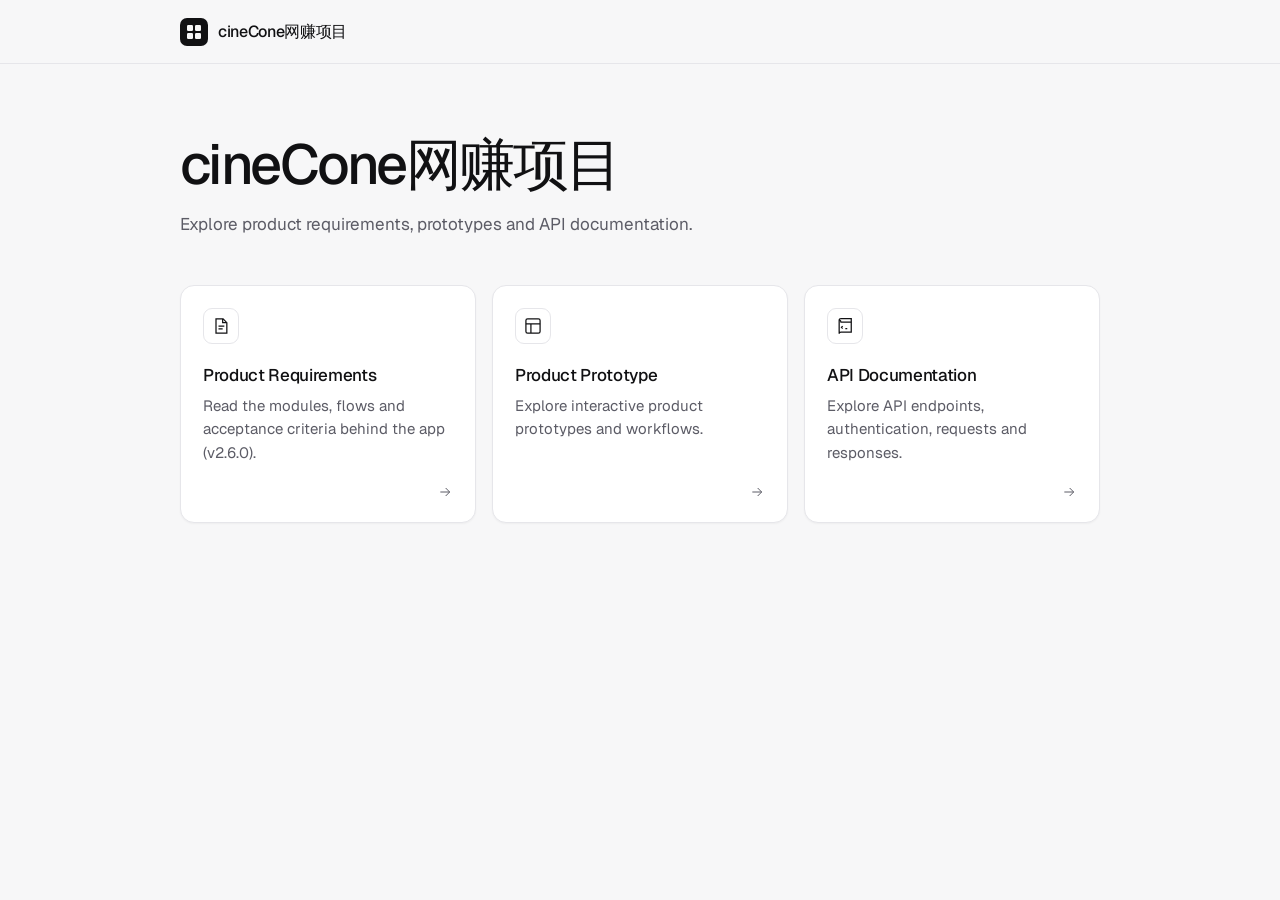
<file: public/index.html>
<!DOCTYPE html>
<html lang="en">
  <head>
    <meta charset="utf-8" />
    <meta name="viewport" content="width=device-width, initial-scale=1" />
    <title>cineCone网赚项目</title>
    <meta
      name="description"
      content="Explore product requirements, prototypes and API documentation."
    />
    <meta name="color-scheme" content="light dark" />
    <link rel="icon" href="data:image/svg+xml,%3Csvg xmlns='http://www.w3.org/2000/svg' viewBox='0 0 16 16'%3E%3Crect width='16' height='16' rx='3' fill='%23111113'/%3E%3Cpath d='M4 4h3.2v3.2H4zM8.8 4H12v3.2H8.8zM4 8.8h3.2V12H4zM8.8 8.8H12V12H8.8z' fill='%23f7f7f8'/%3E%3C/svg%3E" />
    <link rel="preconnect" href="https://fonts.googleapis.com" />
    <link rel="preconnect" href="https://fonts.gstatic.com" crossorigin />
    <link
      href="https://fonts.googleapis.com/css2?family=Geist:wght@400;500;600&family=Geist+Mono:wght@400;500&display=swap"
      rel="stylesheet"
    />
    <link rel="stylesheet" href="./assets/styles.css" />
  </head>
  <body>
    <header class="site-header">
      <div class="shell header-inner">
        <a class="brand" href="./">
          <span class="brand-mark" aria-hidden="true">
            <svg width="16" height="16" viewBox="0 0 16 16" fill="currentColor">
              <rect x="1" y="1" width="6" height="6" rx="1.2" />
              <rect x="9" y="1" width="6" height="6" rx="1.2" />
              <rect x="1" y="9" width="6" height="6" rx="1.2" />
              <rect x="9" y="9" width="6" height="6" rx="1.2" />
            </svg>
          </span>
          <span class="brand-name">cineCone网赚项目</span>
        </a>
        <!-- Set data-url to the repository, for example https://github.com/org/developer-portal -->
        <a
          id="github-link"
          class="github-link"
          data-url=""
          href=""
          hidden
          target="_blank"
          rel="noreferrer"
        >
          <svg width="16" height="16" viewBox="0 0 16 16" aria-hidden="true">
            <path
              fill="currentColor"
              d="M8 0C3.58 0 0 3.58 0 8c0 3.54 2.29 6.53 5.47 7.59.4.07.55-.17.55-.38 0-.19-.01-.82-.01-1.49-2.01.37-2.53-.49-2.69-.94-.09-.23-.48-.94-.82-1.13-.28-.15-.68-.52-.01-.53.63-.01 1.08.58 1.23.82.72 1.21 1.87.87 2.33.66.07-.52.28-.87.51-1.07-1.78-.2-3.64-.89-3.64-3.95 0-.87.31-1.59.82-2.15-.08-.2-.36-1.02.08-2.12 0 0 .67-.21 2.2.82.64-.18 1.32-.27 2-.27.68 0 1.36.09 2 .27 1.53-1.04 2.2-.82 2.2-.82.44 1.1.16 1.92.08 2.12.51.56.82 1.27.82 2.15 0 3.07-1.87 3.75-3.65 3.95.29.25.54.73.54 1.48 0 1.07-.01 1.93-.01 2.2 0 .21.15.46.55.38A8.013 8.013 0 0016 8c0-4.42-3.58-8-8-8z"
            />
          </svg>
          GitHub
        </a>
      </div>
    </header>

    <main class="shell site-main">
      <section class="hero">
        <h1>cineCone网赚项目</h1>
        <p class="lede">Explore product requirements, prototypes and API documentation.</p>
      </section>

      <section class="cards" aria-label="Documentation">
        <a class="card card-link" href="./PRD/">
          <span class="icon" aria-hidden="true">
            <svg width="20" height="20" viewBox="0 0 24 24" fill="none" stroke="currentColor" stroke-width="1.5">
              <path d="M6 3.5h8.5L19 8v12.5H6z" />
              <path d="M14 3.5V8h4.5" />
              <path d="M9 12h7M9 15.5h5" />
            </svg>
          </span>
          <div class="card-body">
            <div class="card-heading">
              <h2>Product Requirements</h2>
            </div>
            <p>Read the modules, flows and acceptance criteria behind the app (v2.6.0).</p>
          </div>
          <span class="card-go" aria-hidden="true">
            <svg width="16" height="16" viewBox="0 0 24 24" fill="none" stroke="currentColor" stroke-width="1.5">
              <path d="M5 12h14M13 6l6 6-6 6" />
            </svg>
          </span>
        </a>

        <article class="card" id="prototype-card">
          <span class="icon" aria-hidden="true">
            <svg width="20" height="20" viewBox="0 0 24 24" fill="none" stroke="currentColor" stroke-width="1.5">
              <rect x="3.5" y="3.5" width="17" height="17" rx="2" />
              <path d="M3.5 9.5h17M9.5 9.5V20.5" />
            </svg>
          </span>
          <div class="card-body">
            <div class="card-heading">
              <h2>Product Prototype</h2>
              <p class="badge" data-badge>Coming Soon</p>
            </div>
            <p>Explore interactive product prototypes and workflows.</p>
          </div>
        </article>

        <a class="card card-link" href="./api/">
          <span class="icon" aria-hidden="true">
            <svg width="20" height="20" viewBox="0 0 24 24" fill="none" stroke="currentColor" stroke-width="1.5">
              <path d="M5 5.2A2.2 2.2 0 0 1 7.2 3H19.5v16.2H7.2A2.2 2.2 0 0 0 5 21.4V5.2z" />
              <path d="M5 5.2A2.2 2.2 0 0 1 7.2 7.4H19.5" />
              <path d="M9.2 12.2 7.8 13.6l1.4 1.4M12.4 15.2h2.3" />
            </svg>
          </span>
          <div class="card-body">
            <div class="card-heading">
              <h2>API Documentation</h2>
            </div>
            <p>Explore API endpoints, authentication, requests and responses.</p>
          </div>
          <span class="card-go" aria-hidden="true">
            <svg width="16" height="16" viewBox="0 0 24 24" fill="none" stroke="currentColor" stroke-width="1.5">
              <path d="M5 12h14M13 6l6 6-6 6" />
            </svg>
          </span>
        </a>
      </section>
    </main>

    <script>
      (function () {
        var github = document.getElementById("github-link");
        if (github) {
          var githubUrl = (github.getAttribute("data-url") || "").trim();
          if (githubUrl) {
            github.href = githubUrl;
            github.hidden = false;
          }
        }

        var card = document.getElementById("prototype-card");
        if (!card || !window.fetch) return;

        var probe = new URL("./prototype/index.html", document.baseURI);
        fetch(probe.href, { cache: "no-store" })
          .then(function (response) {
            if (!response.ok) return;
            var link = document.createElement("a");
            link.className = "card card-link";
            link.href = "./prototype/";
            link.innerHTML = card.innerHTML;
            var badge = link.querySelector("[data-badge]");
            if (badge) badge.remove();
            // 原型页面存在才补箭头：Coming Soon 态不是链接，不该有可点击的暗示
            var go = document.createElement("span");
            go.className = "card-go";
            go.setAttribute("aria-hidden", "true");
            go.innerHTML =
              '<svg width="16" height="16" viewBox="0 0 24 24" fill="none" stroke="currentColor" stroke-width="1.5"><path d="M5 12h14M13 6l6 6-6 6" /></svg>';
            link.appendChild(go);
            card.replaceWith(link);
          })
          .catch(function () {});
      })();
    </script>
  </body>
</html>
</file>
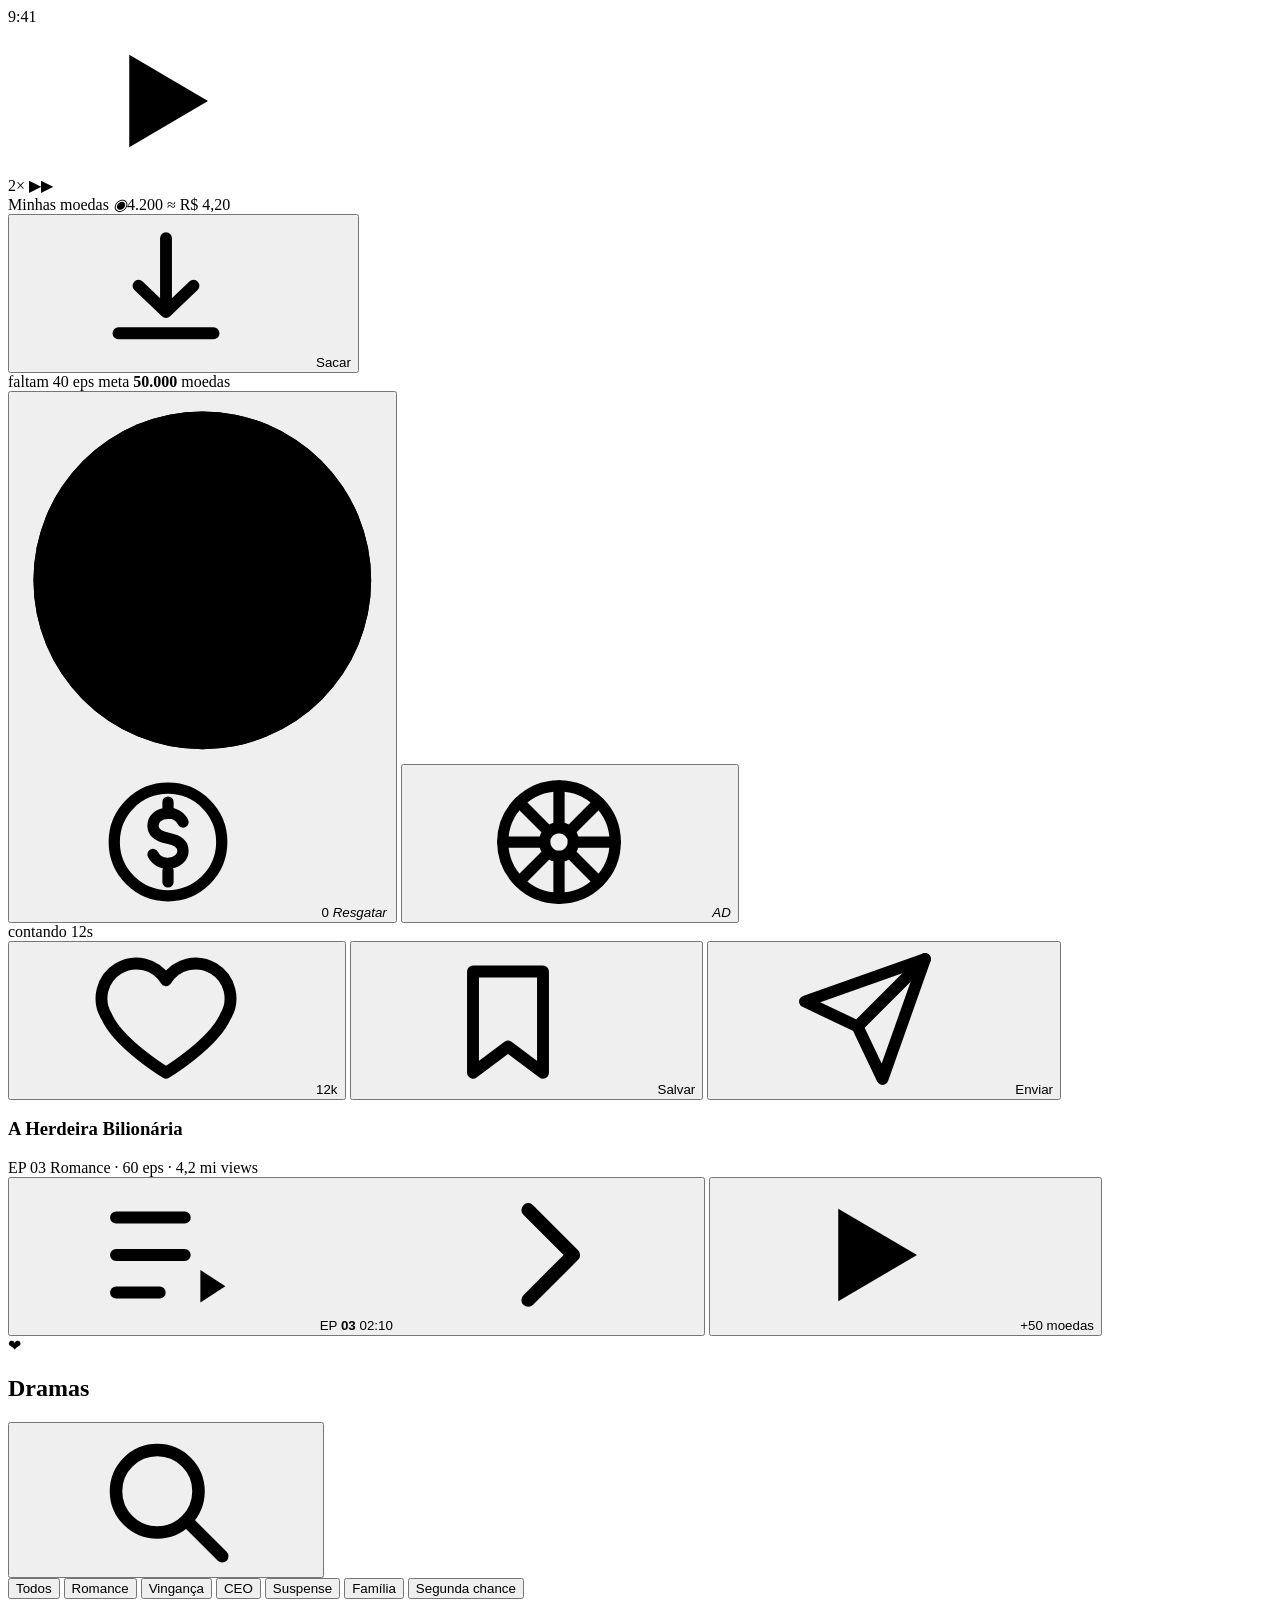
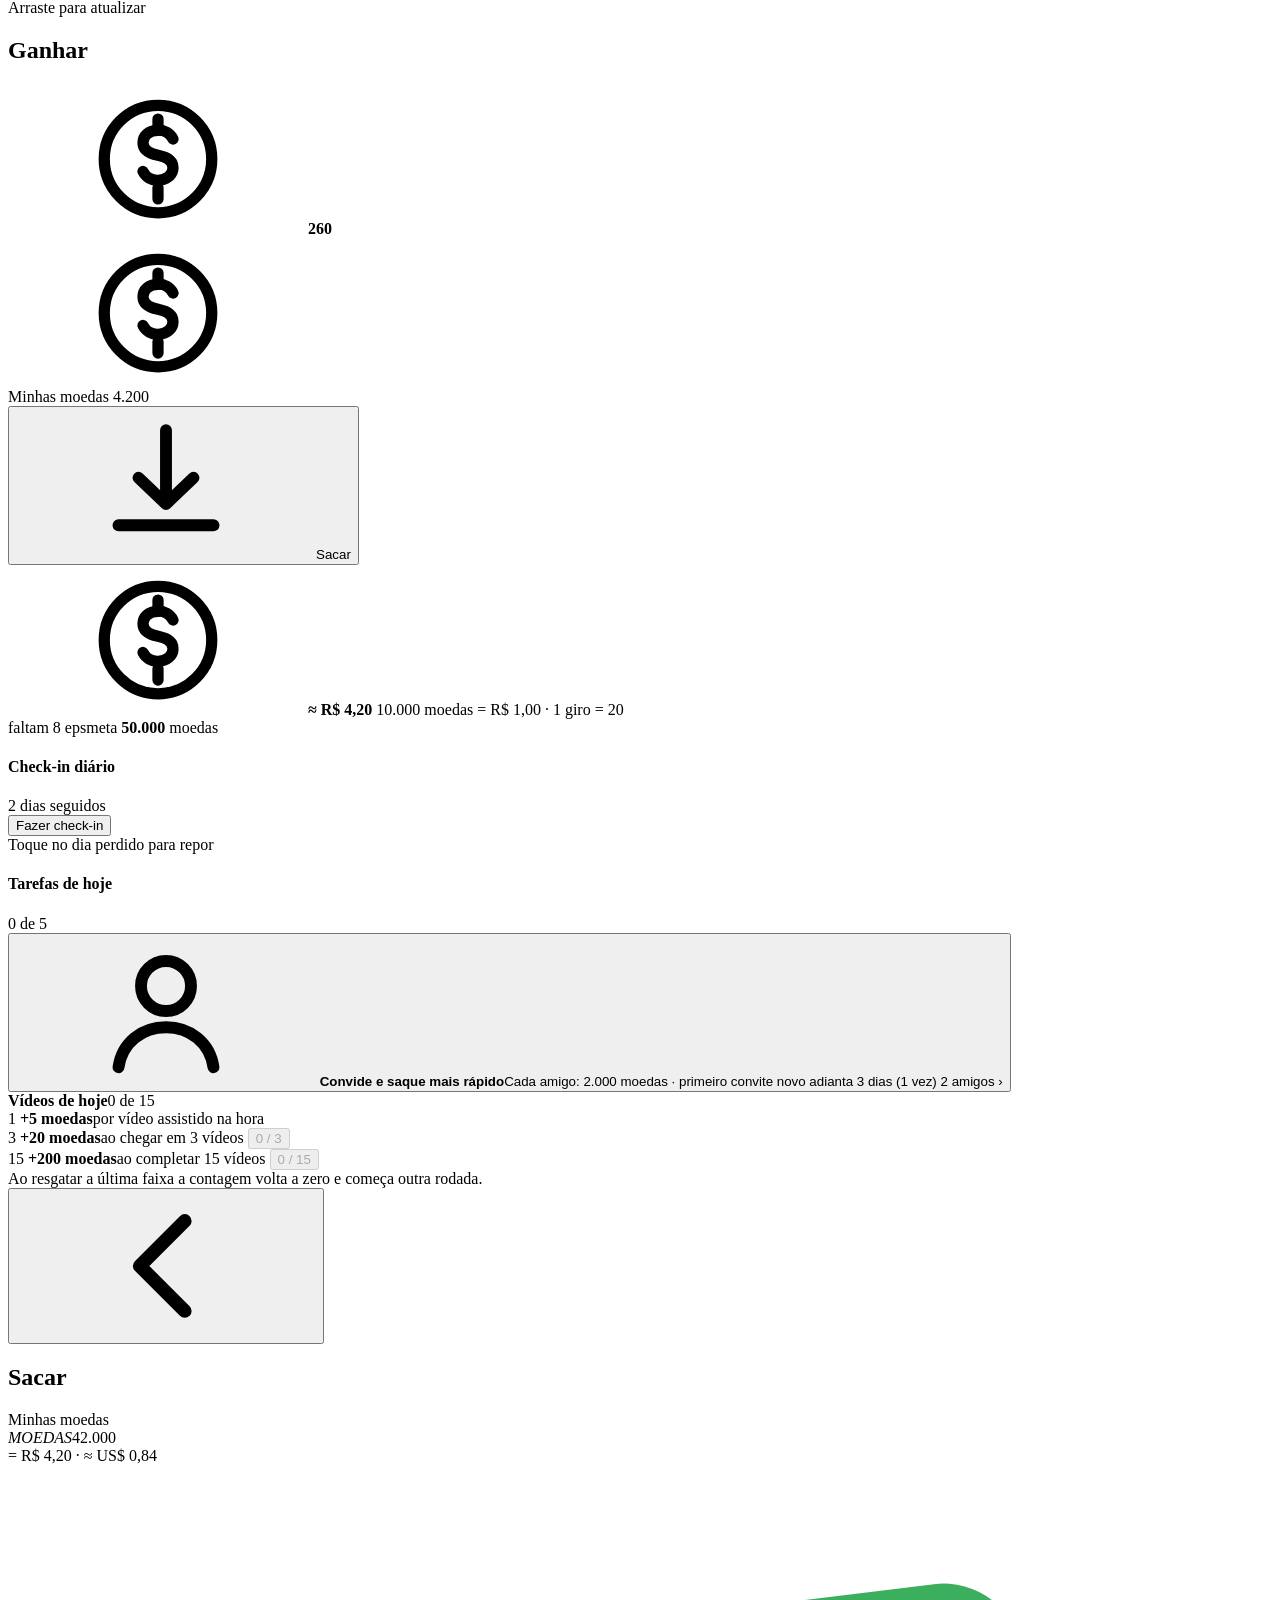
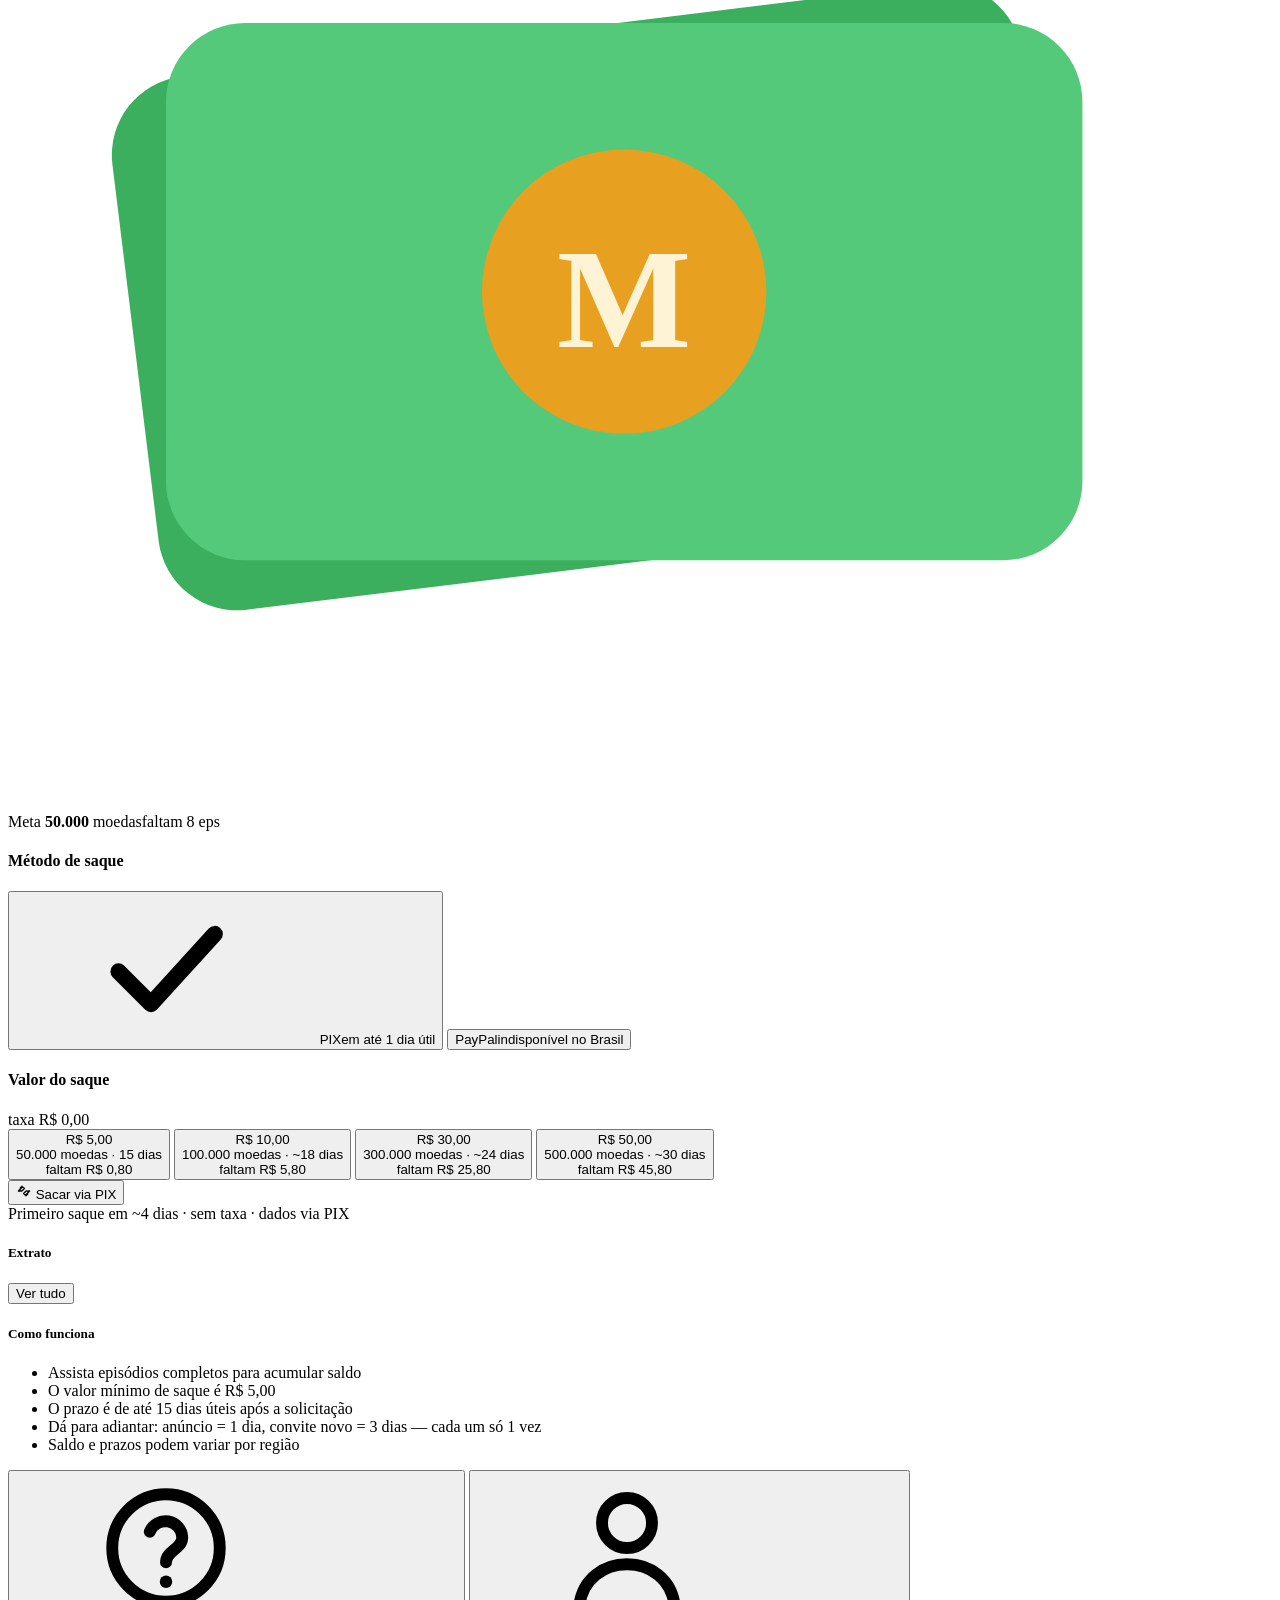
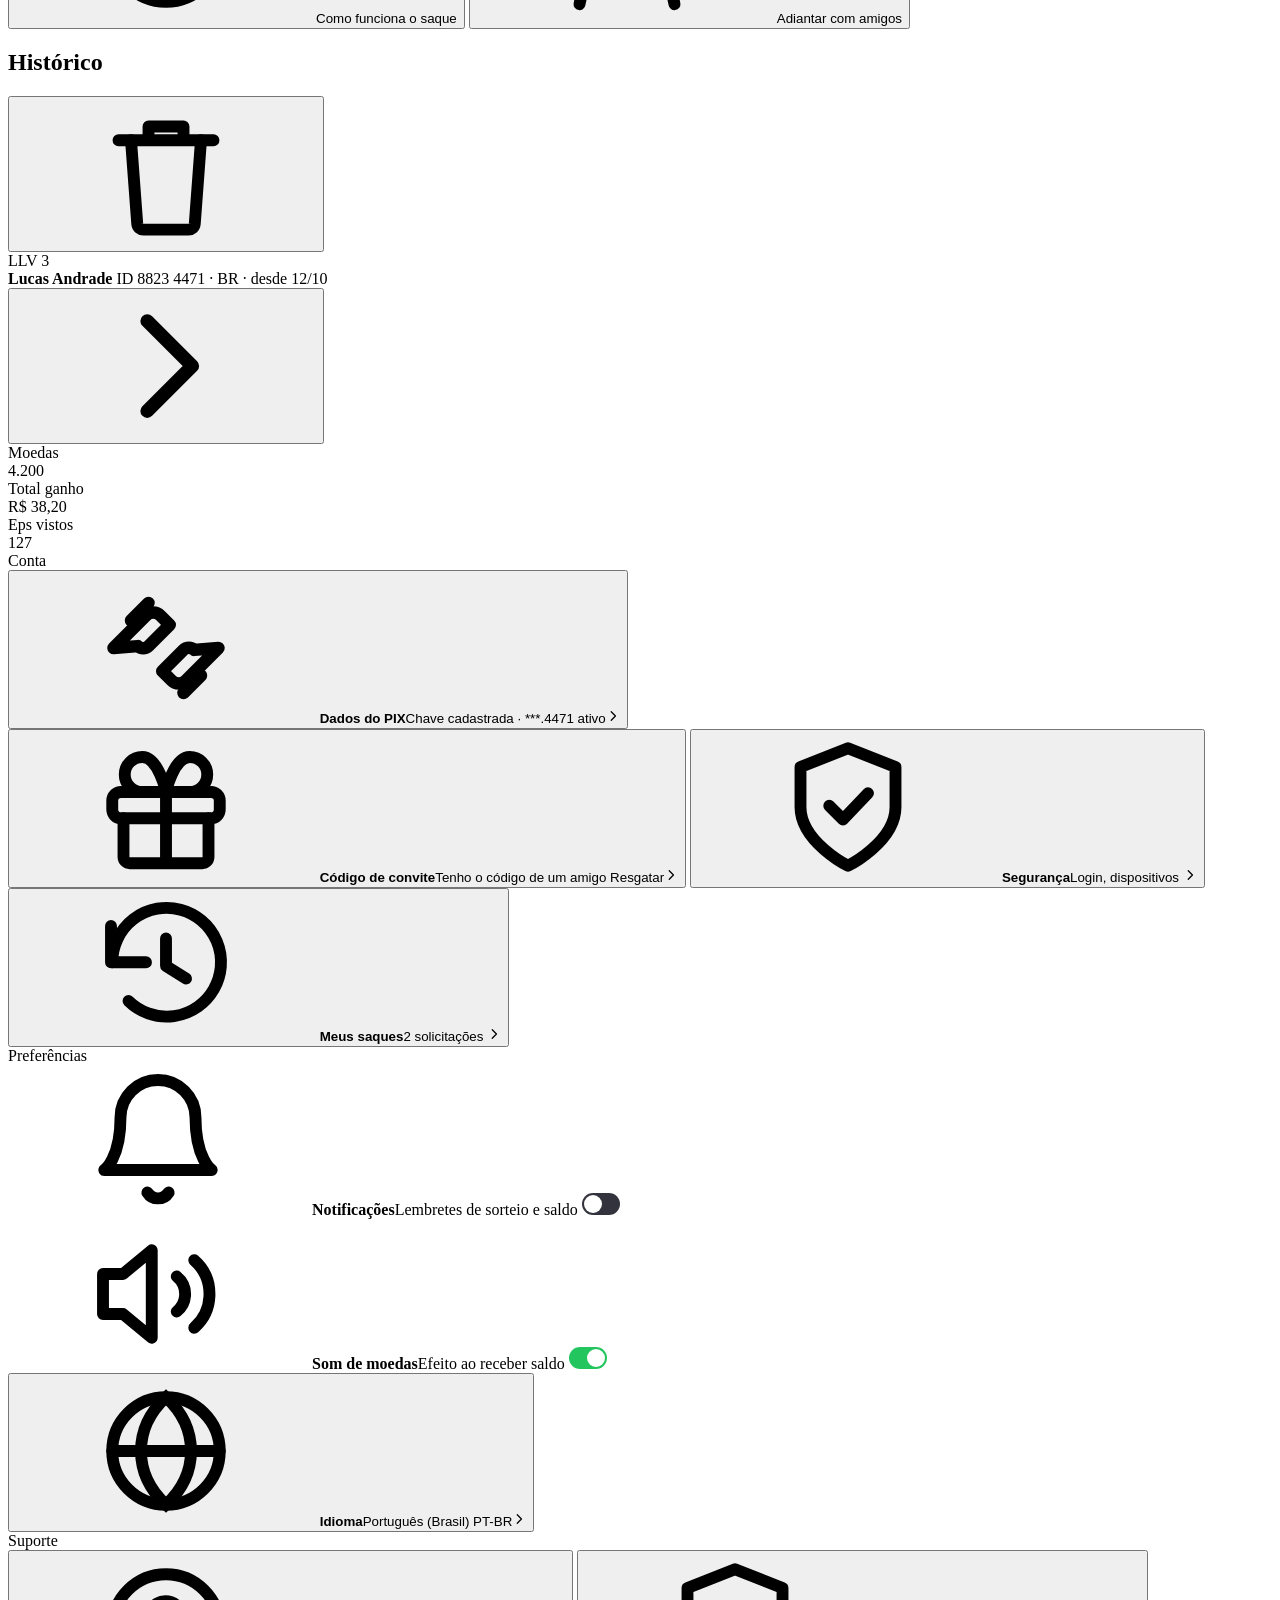
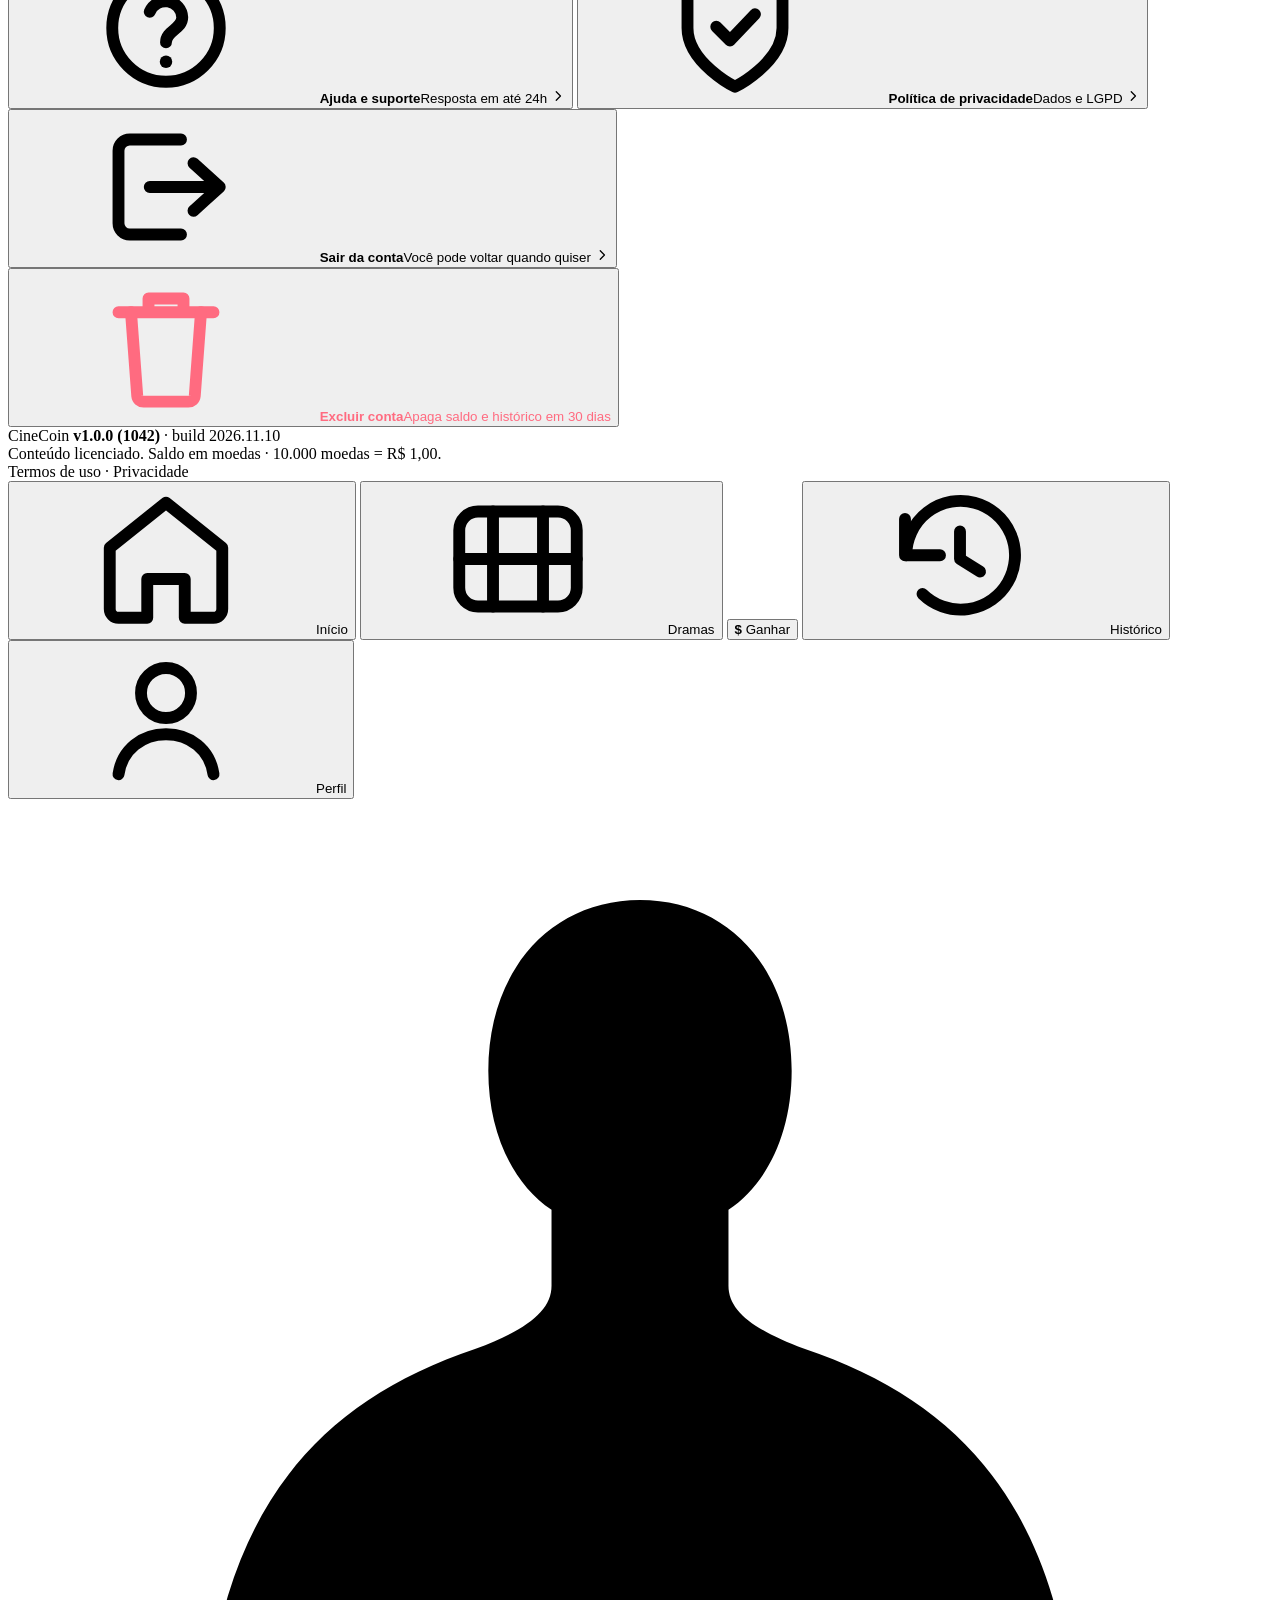
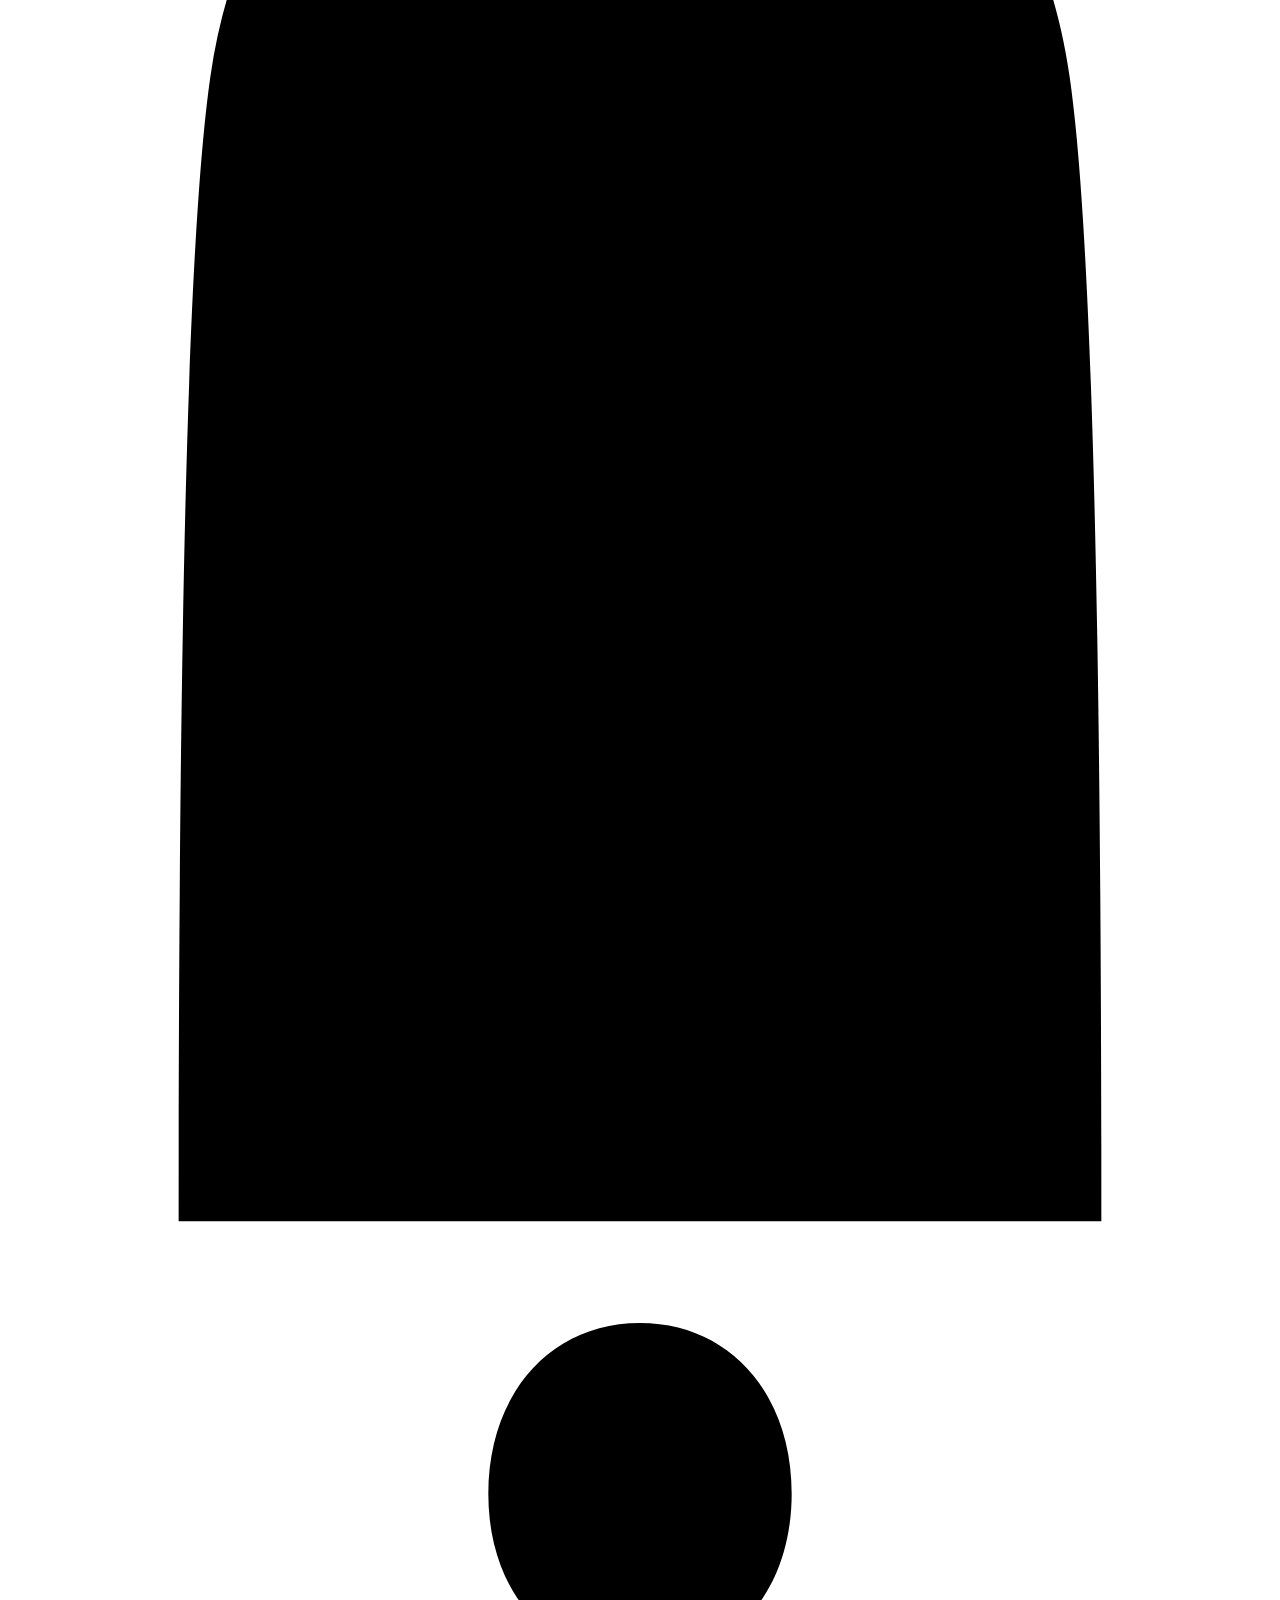
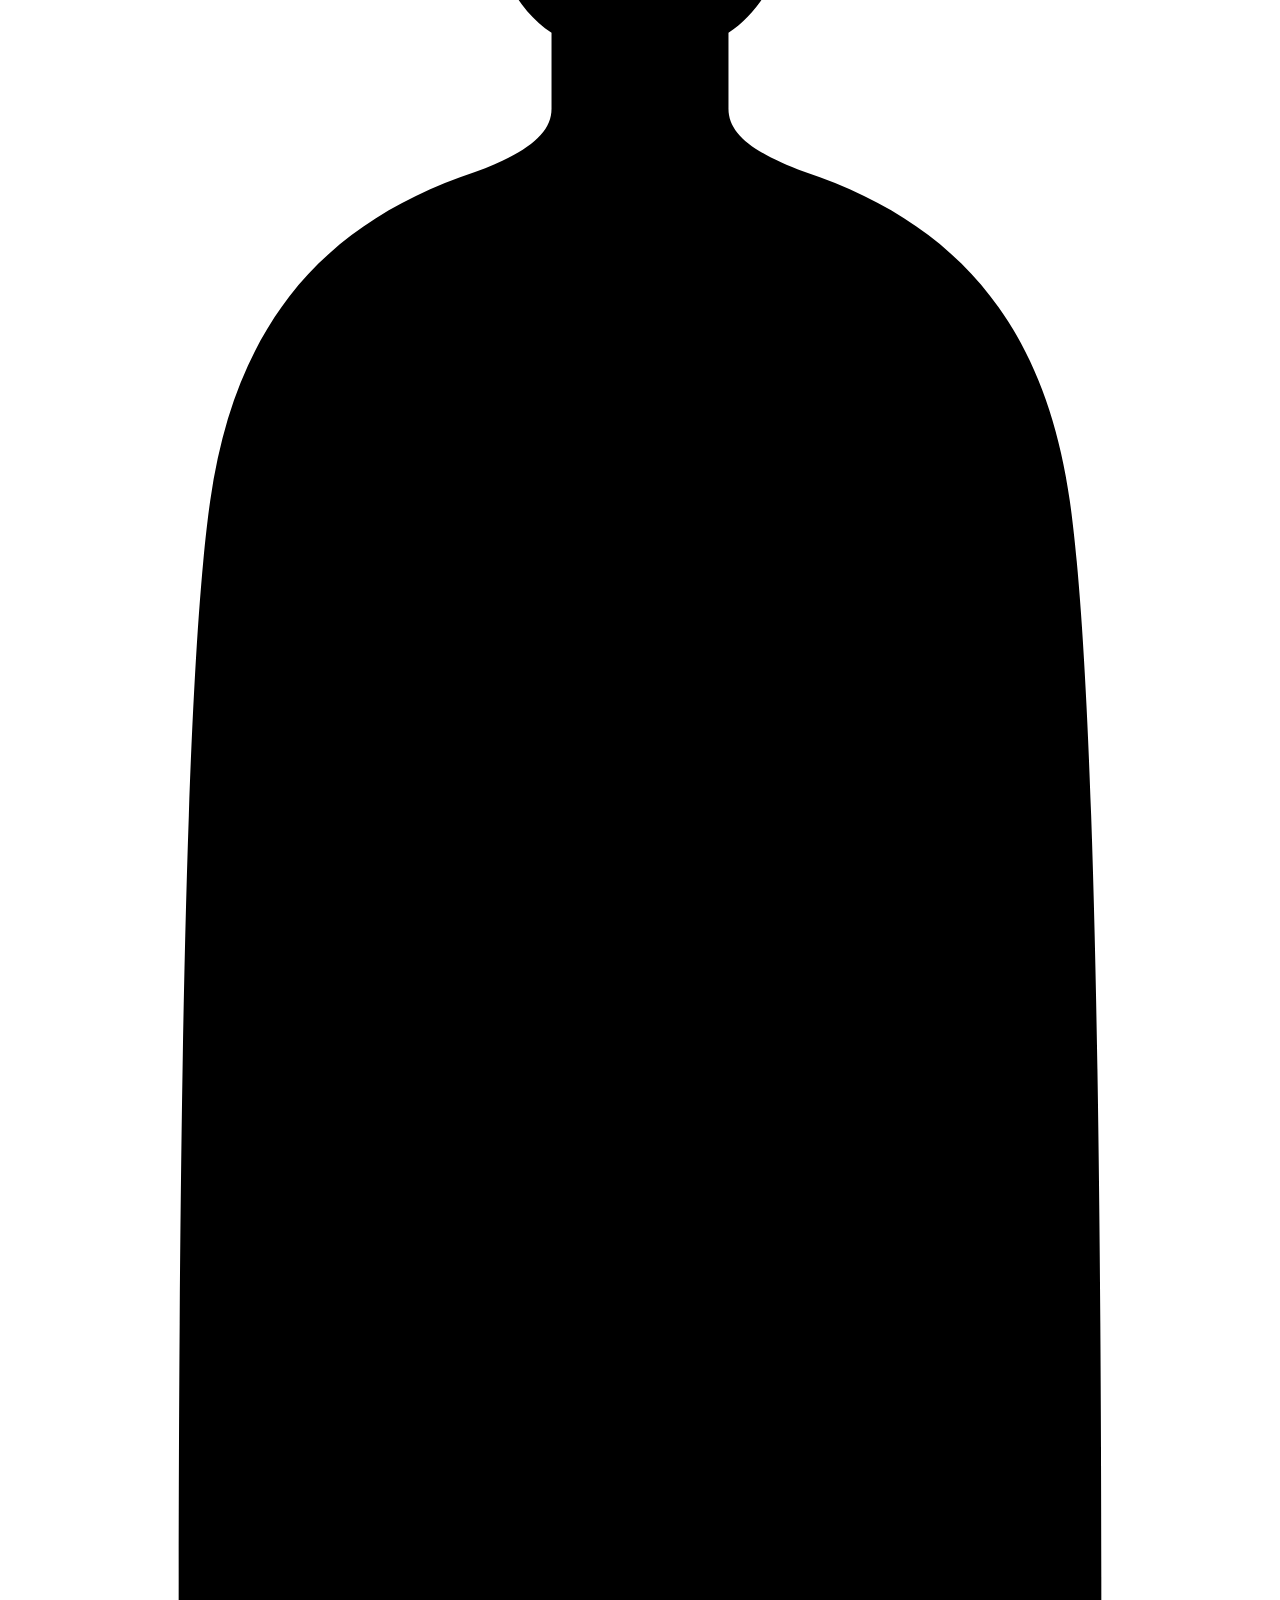
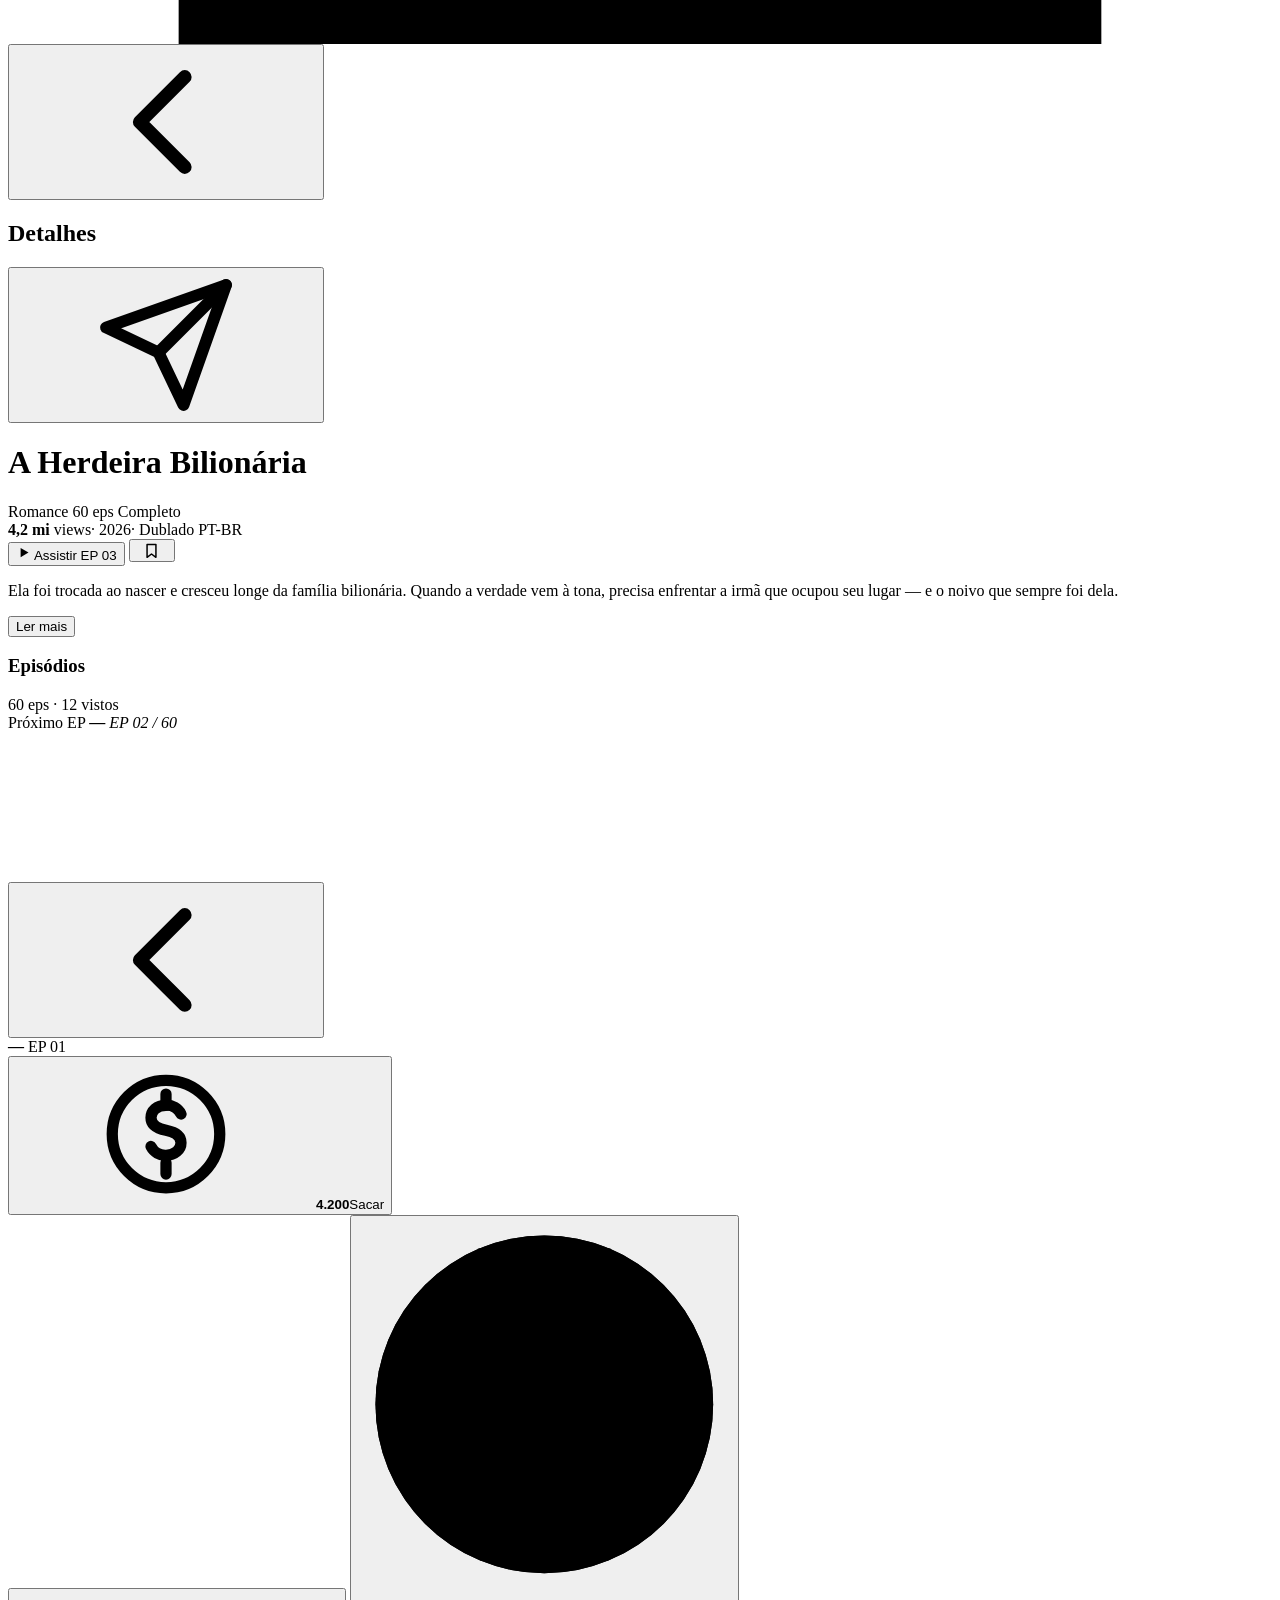
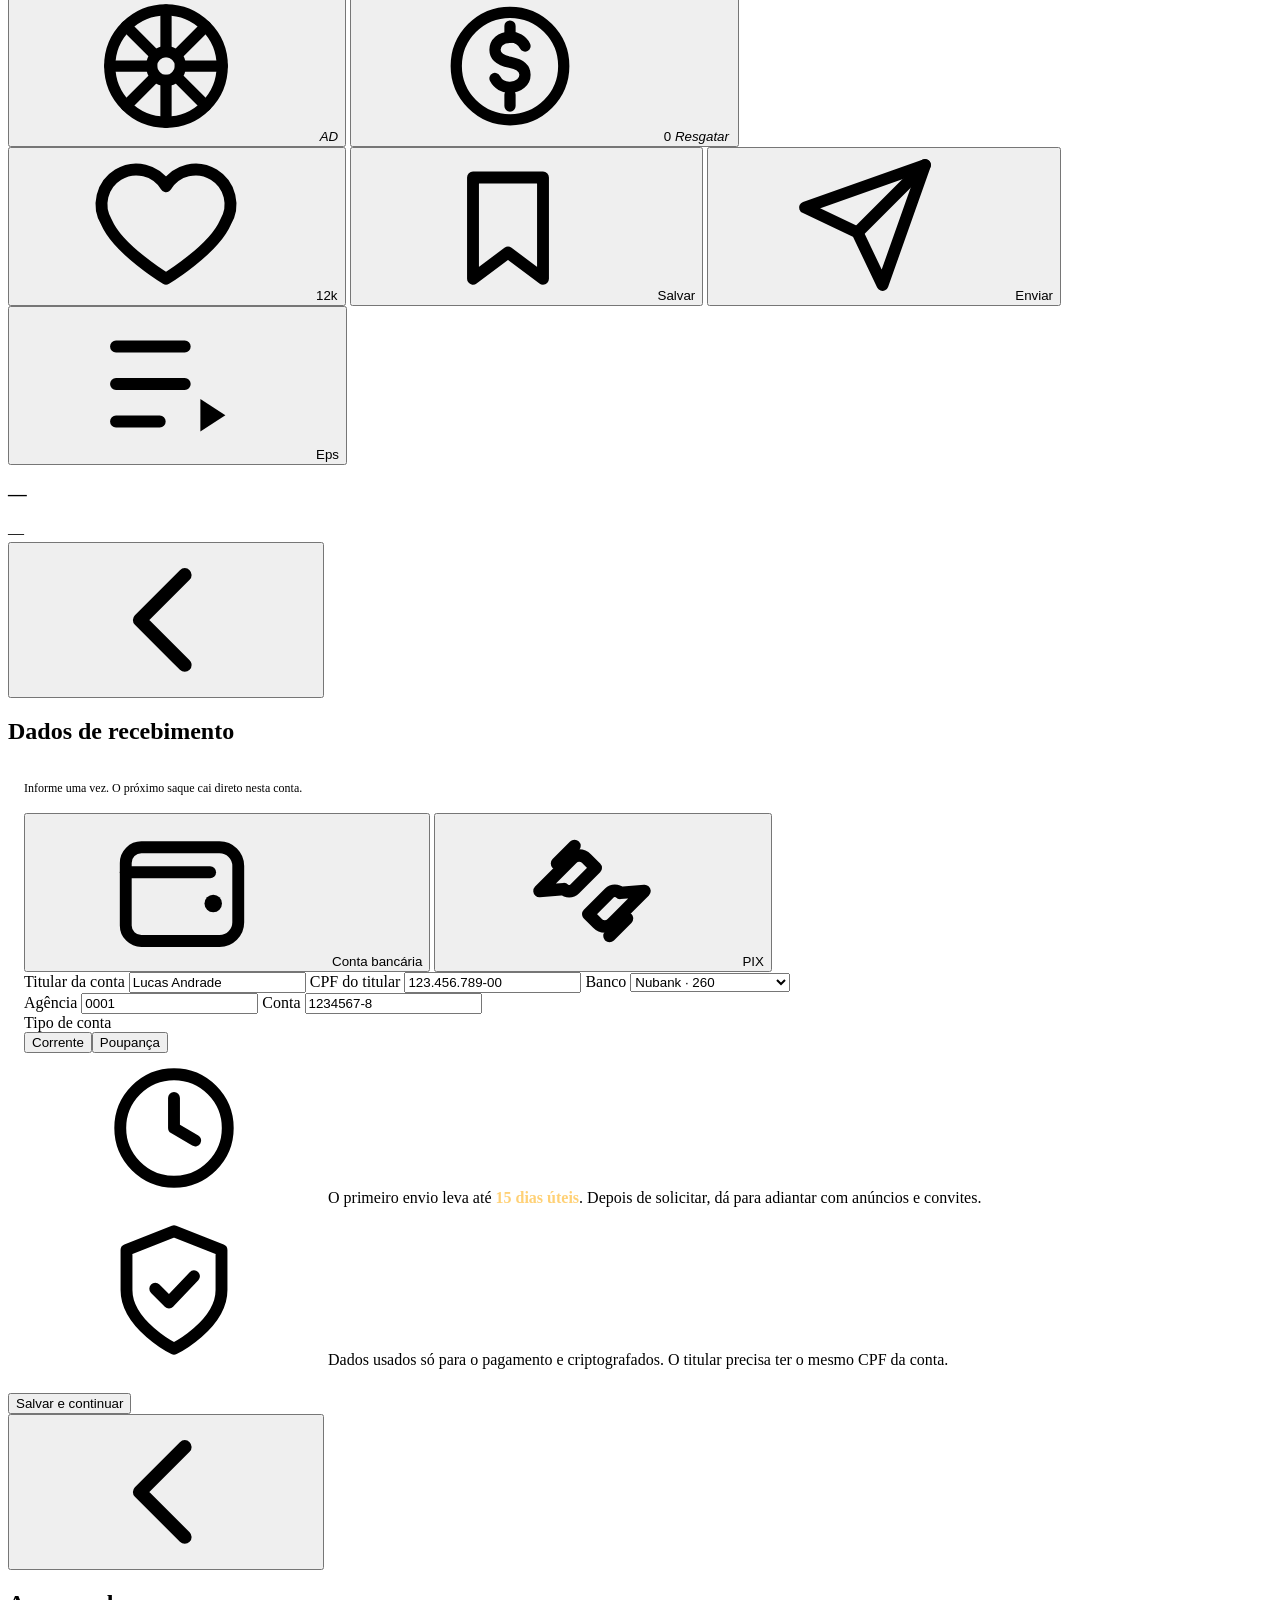
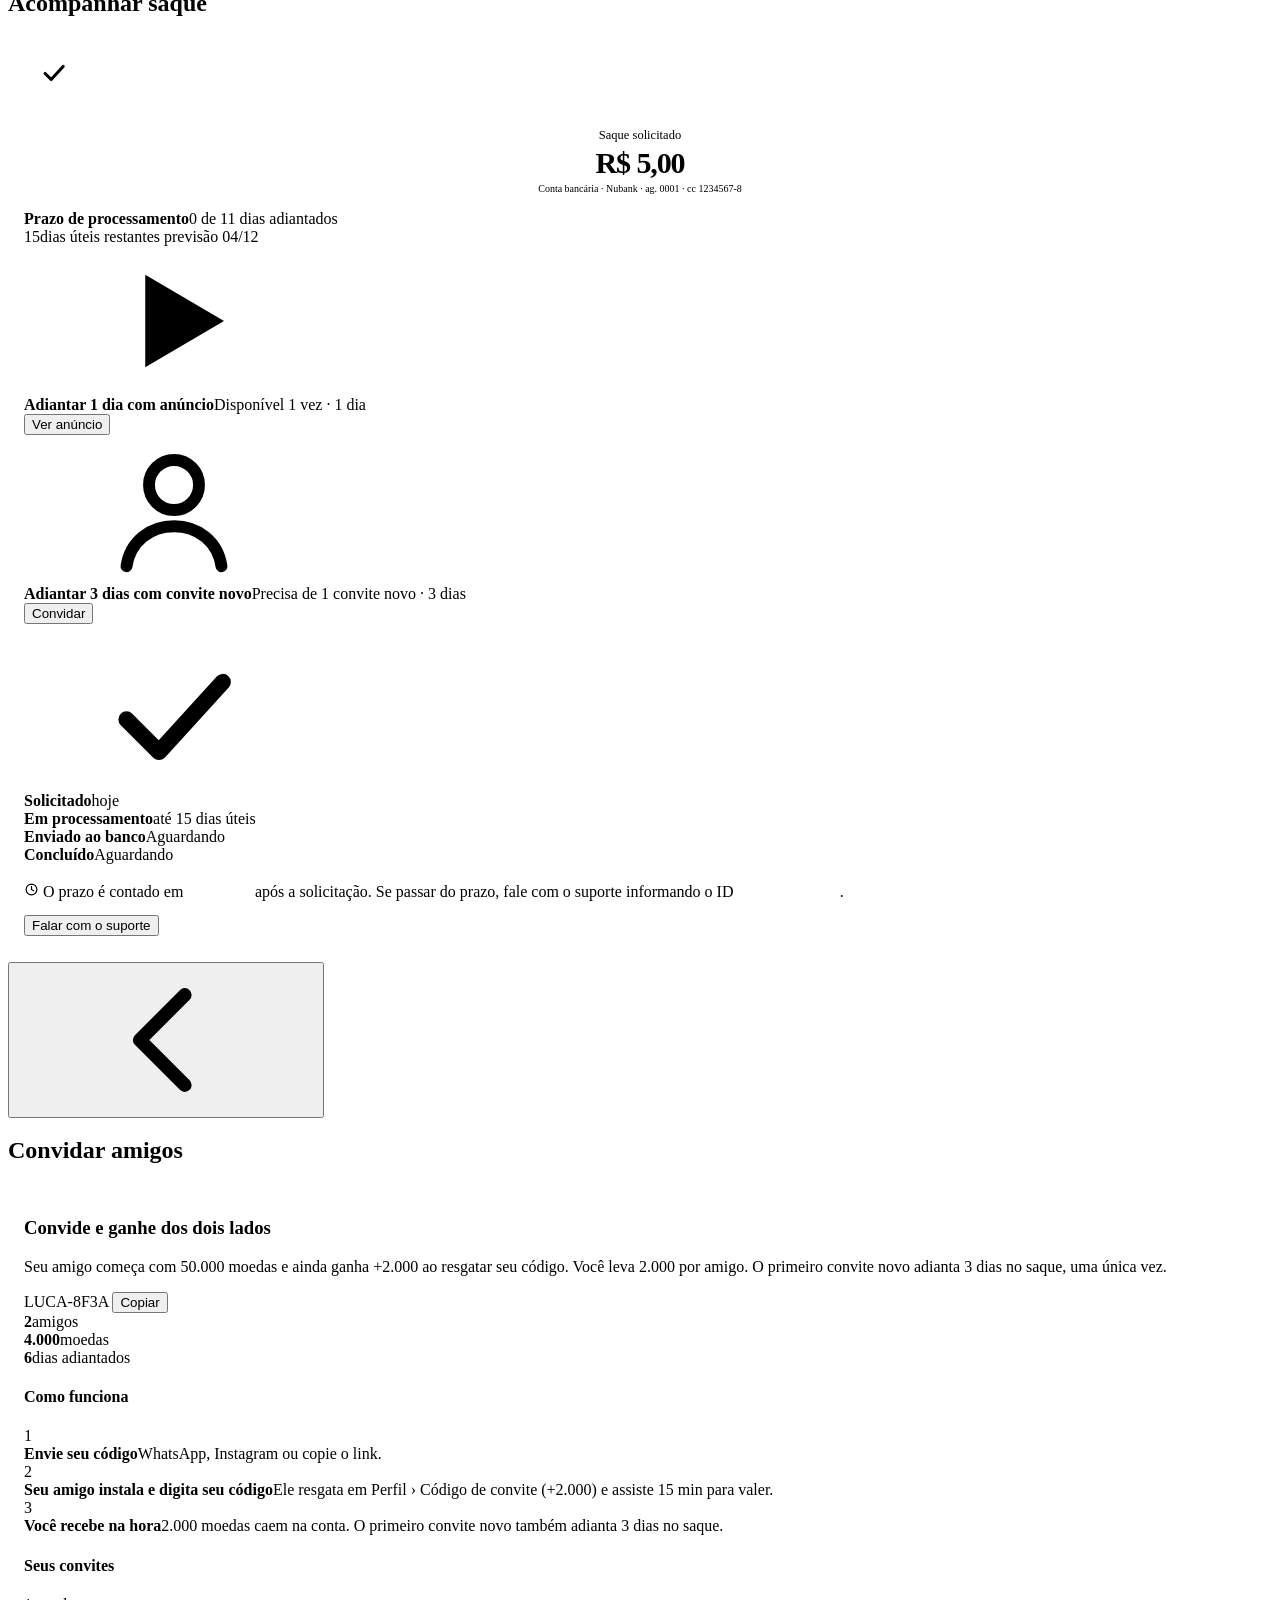
<file: public/prototype/src/30-body.html>
</head>
<body data-annot="off" data-region="BR" data-wdpage="wp_br_a">

<!-- ===================== 复用资产：图标 & 剧集剪影 ===================== -->
<svg width="0" height="0" style="position:absolute" aria-hidden="true">
  <defs>
    <g id="ic-stroke" fill="none" stroke="currentColor" stroke-width="1.8" stroke-linecap="round" stroke-linejoin="round"></g>
  </defs>
  <symbol id="i-home" viewBox="0 0 24 24" fill="none" stroke="currentColor" stroke-width="1.9" stroke-linecap="round" stroke-linejoin="round"><path d="M3 10.2 12 3l9 7.2V20a1.4 1.4 0 0 1-1.4 1.4H15v-6.2H9v6.2H4.4A1.4 1.4 0 0 1 3 20z"/></symbol>
  <symbol id="i-film" viewBox="0 0 24 24" fill="none" stroke="currentColor" stroke-width="1.9" stroke-linecap="round" stroke-linejoin="round"><rect x="2.6" y="4.4" width="18.8" height="15.2" rx="3"/><path d="M8 4.4v15.2M16 4.4v15.2M2.6 12h18.8"/></symbol>
  <symbol id="i-wallet" viewBox="0 0 24 24" fill="none" stroke="currentColor" stroke-width="1.9" stroke-linecap="round" stroke-linejoin="round"><path d="M3 7.5A2.5 2.5 0 0 1 5.5 5H18a3 3 0 0 1 3 3v9a3 3 0 0 1-3 3H5.5A2.5 2.5 0 0 1 3 17.5z"/><path d="M3 9h13.5"/><circle cx="17" cy="14" r="1.4" fill="currentColor" stroke="none"/></symbol>
  <symbol id="i-history" viewBox="0 0 24 24" fill="none" stroke="currentColor" stroke-width="1.9" stroke-linecap="round" stroke-linejoin="round"><path d="M3.4 11.4A8.7 8.7 0 1 1 6 17.6"/><path d="M3.2 5.6v5.8h5.6"/><path d="M12 7.6V12l3.2 2"/></symbol>
  <symbol id="i-user" viewBox="0 0 24 24" fill="none" stroke="currentColor" stroke-width="1.9" stroke-linecap="round" stroke-linejoin="round"><circle cx="12" cy="8" r="4"/><path d="M4.4 21c.6-4 3.8-6.4 7.6-6.4s7 2.4 7.6 6.4"/></symbol>
  <symbol id="i-heart" viewBox="0 0 24 24" fill="none" stroke="currentColor" stroke-width="1.9" stroke-linecap="round" stroke-linejoin="round"><path d="M12 20.6s-7.6-4.6-9.5-9A5.1 5.1 0 0 1 12 5.8a5.1 5.1 0 0 1 9.5 5.8c-1.9 4.4-9.5 9-9.5 9z"/></symbol>
  <symbol id="i-heart-f" viewBox="0 0 24 24" fill="currentColor"><path d="M12 20.6s-7.6-4.6-9.5-9A5.1 5.1 0 0 1 12 5.8a5.1 5.1 0 0 1 9.5 5.8c-1.9 4.4-9.5 9-9.5 9z"/></symbol>
  <symbol id="i-bookmark" viewBox="0 0 24 24" fill="none" stroke="currentColor" stroke-width="1.9" stroke-linecap="round" stroke-linejoin="round"><path d="M6.4 4.4h11.2v16.2L12 16.4l-5.6 4.2z"/></symbol>
  <symbol id="i-bookmark-f" viewBox="0 0 24 24" fill="currentColor"><path d="M6.4 4.4h11.2v16.2L12 16.4l-5.6 4.2z"/></symbol>
  <symbol id="i-share" viewBox="0 0 24 24" fill="none" stroke="currentColor" stroke-width="1.9" stroke-linecap="round" stroke-linejoin="round"><path d="M21.6 2.4 10.8 13.2"/><path d="M21.6 2.4 14.8 21.6l-4-8.4-8.4-4z"/></symbol>
  <symbol id="i-episodes" viewBox="0 0 24 24" fill="none" stroke="currentColor" stroke-width="1.9" stroke-linecap="round" stroke-linejoin="round"><path d="M4 6h11M4 12h11M4 18h7"/><path d="M17.5 14.4v5.2l4-2.6z" fill="currentColor" stroke="none"/></symbol>
  <symbol id="i-search" viewBox="0 0 24 24" fill="none" stroke="currentColor" stroke-width="2" stroke-linecap="round"><circle cx="10.6" cy="10.6" r="6.6"/><path d="M15.6 15.6 21 21"/></symbol>
  <symbol id="i-chev-l" viewBox="0 0 24 24" fill="none" stroke="currentColor" stroke-width="2.2" stroke-linecap="round" stroke-linejoin="round"><path d="M15 4.8 7.8 12 15 19.2"/></symbol>
  <symbol id="i-chev-r" viewBox="0 0 24 24" fill="none" stroke="currentColor" stroke-width="2.2" stroke-linecap="round" stroke-linejoin="round"><path d="M9 4.8 16.2 12 9 19.2"/></symbol>
  <symbol id="i-chev-d" viewBox="0 0 24 24" fill="none" stroke="currentColor" stroke-width="2.2" stroke-linecap="round" stroke-linejoin="round"><path d="M4.8 9 12 16.2 19.2 9"/></symbol>
  <symbol id="i-x" viewBox="0 0 24 24" fill="none" stroke="currentColor" stroke-width="2.2" stroke-linecap="round"><path d="M6 6l12 12M18 6 6 18"/></symbol>
  <symbol id="i-play" viewBox="0 0 24 24" fill="currentColor"><path d="M7.4 4.6v14.8L20 12z"/></symbol>
  <symbol id="i-pause" viewBox="0 0 24 24" fill="currentColor"><rect x="6.4" y="4.6" width="3.8" height="14.8" rx="1.4"/><rect x="13.8" y="4.6" width="3.8" height="14.8" rx="1.4"/></symbol>
  <symbol id="i-lock" viewBox="0 0 24 24" fill="none" stroke="currentColor" stroke-width="2" stroke-linecap="round" stroke-linejoin="round"><rect x="4.6" y="10.4" width="14.8" height="9.6" rx="2.6"/><path d="M8.2 10.4V7.8a3.8 3.8 0 0 1 7.6 0v2.6"/></symbol>
  <symbol id="i-check" viewBox="0 0 24 24" fill="none" stroke="currentColor" stroke-width="2.6" stroke-linecap="round" stroke-linejoin="round"><path d="M4.4 12.4 9.6 17.6 19.8 6.4"/></symbol>
  <symbol id="i-bell" viewBox="0 0 24 24" fill="none" stroke="currentColor" stroke-width="1.9" stroke-linecap="round" stroke-linejoin="round"><path d="M18 8.4a6 6 0 1 0-12 0c0 6.6-2.6 8.4-2.6 8.4h17.2S18 15 18 8.4"/><path d="M13.7 20.4a2 2 0 0 1-3.4 0"/></symbol>
  <symbol id="i-clock" viewBox="0 0 24 24" fill="none" stroke="currentColor" stroke-width="1.9" stroke-linecap="round" stroke-linejoin="round"><circle cx="12" cy="12" r="8.6"/><path d="M12 7.2V12l3.4 2"/></symbol>
  <symbol id="i-gift" viewBox="0 0 24 24" fill="none" stroke="currentColor" stroke-width="1.9" stroke-linecap="round" stroke-linejoin="round"><rect x="3.4" y="9.6" width="17.2" height="4.2" rx="1.4"/><path d="M5.2 13.8V20a1 1 0 0 0 1 1h11.6a1 1 0 0 0 1-1v-6.2M12 9.6V21"/><path d="M12 9.6S10.8 4 8.2 4a2.4 2.4 0 0 0 0 5.6zM12 9.6s1.2-5.6 3.8-5.6a2.4 2.4 0 0 1 0 5.6z"/></symbol>
  <symbol id="i-shield" viewBox="0 0 24 24" fill="none" stroke="currentColor" stroke-width="1.9" stroke-linecap="round" stroke-linejoin="round"><path d="M12 21.4s7.6-3.8 7.6-9.4V5.6L12 2.6 4.4 5.6V12c0 5.6 7.6 9.4 7.6 9.4z"/><path d="M9 11.8l2.2 2.2 4-4.2"/></symbol>
  <symbol id="i-globe" viewBox="0 0 24 24" fill="none" stroke="currentColor" stroke-width="1.9" stroke-linecap="round"><circle cx="12" cy="12" r="8.6"/><path d="M3.4 12h17.2"/><path d="M12 3.4c2.6 2.4 4 5.4 4 8.6s-1.4 6.2-4 8.6c-2.6-2.4-4-5.4-4-8.6s1.4-6.2 4-8.6z"/></symbol>
  <symbol id="i-volume" viewBox="0 0 24 24" fill="none" stroke="currentColor" stroke-width="1.9" stroke-linecap="round" stroke-linejoin="round"><path d="M11 5 6.4 8.8H3.2v6.4h3.2L11 19z"/><path d="M15 9.2a3.6 3.6 0 0 1 0 5.6M17.8 6.6a7.2 7.2 0 0 1 0 10.8"/></symbol>
  <symbol id="i-mute" viewBox="0 0 24 24" fill="none" stroke="currentColor" stroke-width="1.9" stroke-linecap="round" stroke-linejoin="round"><path d="M11 5 6.4 8.8H3.2v6.4h3.2L11 19z"/><path d="M15.4 9.6l4.8 4.8M20.2 9.6l-4.8 4.8"/></symbol>
  <symbol id="i-help" viewBox="0 0 24 24" fill="none" stroke="currentColor" stroke-width="1.9" stroke-linecap="round" stroke-linejoin="round"><circle cx="12" cy="12" r="8.6"/><path d="M9.4 9.4a2.7 2.7 0 0 1 5.2.9c0 1.9-2.6 2.1-2.6 4"/><circle cx="12" cy="17.4" r="1" fill="currentColor" stroke="none"/></symbol>
  <symbol id="i-logout" viewBox="0 0 24 24" fill="none" stroke="currentColor" stroke-width="1.9" stroke-linecap="round" stroke-linejoin="round"><path d="M14.4 4.4H6.2A1.8 1.8 0 0 0 4.4 6.2v11.6a1.8 1.8 0 0 0 1.8 1.8h8.2"/><path d="M16.4 8.2 20.6 12l-4.2 3.8M20.6 12H9.4"/></symbol>
  <symbol id="i-trash" viewBox="0 0 24 24" fill="none" stroke="currentColor" stroke-width="1.9" stroke-linecap="round" stroke-linejoin="round"><path d="M4.4 6.6h15.2M9.2 6.6V4.4h5.6v2.2"/><path d="M6.4 6.6 7.4 20a1 1 0 0 0 1 .9h7.2a1 1 0 0 0 1-.9l1-13.4"/></symbol>
  <symbol id="i-coin" viewBox="0 0 24 24" fill="none" stroke="currentColor" stroke-width="1.8" stroke-linecap="round" stroke-linejoin="round"><circle cx="12" cy="12" r="8.6"/><path d="M14.4 8.8a2.6 2.6 0 0 0-2.4-1.4c-1.5 0-2.4.9-2.4 2s.9 1.7 2.4 2 2.4.9 2.4 2-1 2-2.4 2a2.6 2.6 0 0 1-2.4-1.4"/><path d="M12 5.6v1.8M12 16.6v1.8"/></symbol>
  <symbol id="i-wheel" viewBox="0 0 24 24" fill="none" stroke="currentColor" stroke-width="1.8" stroke-linecap="round" stroke-linejoin="round"><circle cx="12" cy="12" r="9"/><circle cx="12" cy="12" r="2.3"/><path d="M12 3v6.7M12 14.3V21M3 12h6.7M14.3 12H21M5.64 5.64l4.74 4.74M13.62 13.62l4.74 4.74M18.36 5.64l-4.74 4.74M10.38 13.62l-4.74 4.74"/></symbol>
  <symbol id="i-spark" viewBox="0 0 24 24" fill="currentColor"><path d="M12 2.6l1.9 5.9 5.9 1.9-5.9 1.9L12 18.2l-1.9-5.9-5.9-1.9 5.9-1.9z"/><path d="M19.4 15.2l.9 2.6 2.6.9-2.6.9-.9 2.6-.9-2.6-2.6-.9 2.6-.9z" opacity=".6"/></symbol>
  <symbol id="i-fire" viewBox="0 0 24 24" fill="currentColor"><path d="M12.6 2.4s.6 3.2-1.4 5.6c-1.4 1.6-3.4 2.8-3.4 5.6a4.4 4.4 0 0 0 8.8.2c0-2.4-1.8-3.6-1.8-3.6s2.6 1 3.4 3.4c.2.7.3 1.3.3 2 0 4-3.3 6.4-6.9 6.4S5.2 19.4 5.2 15.6c0-3.2 1.8-5 3.2-6.6 1.6-1.8 3-3.2 3-6.6z"/></symbol>
  <symbol id="i-download" viewBox="0 0 24 24" fill="none" stroke="currentColor" stroke-width="1.9" stroke-linecap="round" stroke-linejoin="round"><path d="M12 3.4v11.8M7.6 11l4.4 4.2 4.4-4.2"/><path d="M4.4 18.6h15.2"/></symbol>
  <symbol id="i-google" viewBox="0 0 24 24"><path fill="#4285F4" d="M21.6 12.2c0-.7-.1-1.4-.2-2H12v3.9h5.4a4.6 4.6 0 0 1-2 3v2.5h3.2c1.9-1.7 3-4.3 3-7.4z"/><path fill="#34A853" d="M12 22c2.7 0 4.9-.9 6.6-2.4l-3.2-2.5c-.9.6-2 1-3.4 1-2.6 0-4.8-1.7-5.6-4.1H3.1v2.6A10 10 0 0 0 12 22z"/><path fill="#FBBC05" d="M6.4 14c-.2-.6-.3-1.3-.3-2s.1-1.4.3-2V7.4H3.1a10 10 0 0 0 0 9.2z"/><path fill="#EA4335" d="M12 5.9c1.5 0 2.8.5 3.8 1.5l2.8-2.8A10 10 0 0 0 3.1 7.4L6.4 10c.8-2.4 3-4.1 5.6-4.1z"/></symbol>
  <symbol id="i-pix" viewBox="0 0 24 24" fill="none" stroke="currentColor" stroke-width="2" stroke-linecap="round" stroke-linejoin="round"><path d="M3.6 12 8.8 6.8a1.6 1.6 0 0 1 2.3 0l1.5 1.5-3.4 3.4a1.2 1.2 0 0 1-1.7 0z"/><path d="M20.4 12l-5.2 5.2a1.6 1.6 0 0 1-2.3 0l-1.5-1.5 3.4-3.4a1.2 1.2 0 0 1 1.7 0z"/><path d="M9.2 4.8 6.4 7.6M14.8 19.2l2.8-2.8"/></symbol>

  <!-- 剧集人物剪影（原创绘制，非竞品素材） -->
  <symbol id="fig-a" viewBox="0 0 200 320">
    <path fill="currentColor" d="M100 16C86 16 76 27 76 43C76 53 80 61 86 65L86 77C86 81 82 84 74 87C50 95 36 111 32 139C28 167 27 240 27 320H173C173 240 172 167 168 139C164 111 150 95 126 87C118 84 114 81 114 77L114 65C120 61 124 53 124 43C124 27 114 16 100 16Z"/>
  </symbol>
  <symbol id="fig-b" viewBox="0 0 200 320">
    <path fill="currentColor" d="M100 20C87 20 77 30 77 45C77 55 81 62 87 66L87 78C87 82 83 85 75 88C49 97 33 114 29 143C25 172 24 246 24 320H176C176 246 175 172 171 143C167 114 151 97 125 88C117 85 113 82 113 78L113 66C119 62 123 55 123 45C123 30 113 20 100 20Z"/>
  </symbol>
  <symbol id="fig-c" viewBox="0 0 200 320">
    <use href="#fig-a" transform="translate(-34,40) scale(.80)" opacity=".62"/>
    <use href="#fig-b" transform="translate(26,-4) scale(.92)"/>
  </symbol>
</svg>

<div class="stage">
  <!-- ==================================================================
       设备
       ================================================================== -->
  <div class="device">
    <div class="viewport" id="viewport">

      <!-- 状态栏 -->
      <div class="statusbar">
        <span id="sbTime">9:41</span>
        <span class="sb-r">
          <span class="sb-net"><span class="sb-bar"><i></i><i></i><i></i><i></i></span></span>
          <span class="sb-bat"><span class="sb-batwrap"><i></i></span></span>
        </span>
      </div>

      <!-- ================================================================
           Tab 1 · Início（竖版视频上下滑）
           ================================================================ -->
      <section class="tabpage feed-page on" data-page="inicio" style="padding-bottom:0">
        <div class="feed" id="feed">
          <div class="feed-track" id="feedTrack"><!-- 由 renderFeedSlides() 按 /home-feed 真实数据渲染 --></div>

          <!-- 播放器手势反馈层（v1.3） -->
          <div class="pause-ic" id="pauseIc"><svg><use href="#i-play"/></svg></div>
          <div class="speed-tip" id="speedTip">2× ▶▶</div>

          <!-- 顶部资产区（BF-05-05） -->
          <div class="assets" data-req="BF-05-05">
            <div class="cash-row">
              <div class="cash">
                <span class="cash-lab">Minhas moedas</span>
                <span class="cash-val" id="feedBal" data-req="BF-05-06"><em>◉</em><span class="roll" id="feedBalNum">4.200</span><i class="lock-badge" id="feedLock" style="display:none" data-req="BF-11-11" title="Moedas bloqueadas até concluir a 1ª série"></i></span>
                <span class="cash-sub" id="feedBalSub">≈ R$ 4,20</span>
              </div>
              <button class="btn-sacar" id="btnSacarTop" data-req="BF-10-08">
                <svg><use href="#i-download"/></svg>Sacar
              </button>
            </div>
            <div class="goal">
              <div class="goal-bar" id="goalBar" data-req="BF-06-02 BF-06-12">
                <i style="width:12.5%"></i><u></u>
              </div>
              <div class="goal-meta">
                <span class="eps" id="goalEps">faltam 40 eps</span>
                <span>meta <b id="goalTarget">50.000</b> moedas</span>
              </div>
            </div>
          </div>

          <!-- 金币收集入口（BF-05-05 ④） -->
          <button class="collect" id="collectBtn" data-req="BF-05-07">
            <span class="ping"></span><span class="ping"></span>
            <svg class="col-ring" viewBox="0 0 64 64" aria-hidden="true">
              <circle class="cr-bg" cx="32" cy="32" r="29"/>
              <circle class="cr-fg" id="collectRing" cx="32" cy="32" r="29"/>
            </svg>
            <svg class="col-ic"><use href="#i-coin"/></svg>
            <span class="cn" id="collectN">0</span>
            <em class="col-cta" id="collectCta">Resgatar</em>
          </button>

          <!-- 幸运轮盘入口（v1.8.3）：紧贴金币收集球，收集 → 消费在同一列 -->
          <button class="feed-wheel" id="feedWheel" data-req="MZ-11-01" aria-label="Roleta de moedas">
            <svg><use href="#i-wheel"/></svg>
            <em>AD</em>
          </button>

          <!-- 服务端计时心跳（图 12） -->
          <div class="beat" id="beat" data-req="BF-02-05"><i></i><span id="beatTxt">contando 12s</span></div>

          <!-- 右侧互动栏（选集入口只在底部胶囊上，这里不再放第二个） -->
          <div class="rail">
            <button class="rail-i" id="likeBtn"><svg><use href="#i-heart"/></svg><span id="likeN">12k</span></button>
            <button class="rail-i" id="saveBtn"><svg><use href="#i-bookmark"/></svg><span>Salvar</span></button>
            <button class="rail-i" id="shareBtn"><svg><use href="#i-share"/></svg><span>Enviar</span></button>
          </div>

          <!-- 底部剧集条 -->
          <div class="epbar" data-req="BF-02-03">
            <h3 id="feedTitle">A Herdeira Bilionária</h3>
            <div class="sub">
              <span class="tag">EP <span id="feedEp">03</span></span>
              <span id="feedSub">Romance · 60 eps · 4,2 mi views</span>
            </div>
            <div class="ep-ctrl">
              <button class="ep-pill" id="epPicker">
                <svg><use href="#i-episodes"/></svg>
                <span>EP <b id="epPillNum">03</b></span>
                <span class="sep"></span>
                <span class="tm" id="epTime">02:10</span>
                <svg><use href="#i-chev-r"/></svg>
              </button>
              <button class="ad-pill" id="adPill" data-req="MZ-03-01 MZ-03-02">
                <span class="play-ic"><svg><use href="#i-play"/></svg></span>
                <span id="adPillTxt">+50 moedas</span>
              </button>
            </div>
          </div>

          <div class="play-prog" id="playProgWrap"><i id="playProg" style="width:32%"></i><span class="knob" id="progKnob"></span></div>
          <div class="big-heart" id="bigHeart">❤</div>
        </div>
      </section>

      <!-- ================================================================
           Tab 2 · Dramas（看剧目录）
           ================================================================ -->
      <section class="tabpage" data-page="dramas">
        <div class="th">
          <h1>Dramas</h1>
          <div class="sp">
            <button class="icon-btn" id="searchBtn"><svg><use href="#i-search"/></svg></button>
          </div>
        </div>
        <div class="cats" id="cats">
          <button class="chip on">Todos</button>
          <button class="chip">Romance</button>
          <button class="chip">Vingança</button>
          <button class="chip">CEO</button>
          <button class="chip">Suspense</button>
          <button class="chip">Família</button>
          <button class="chip">Segunda chance</button>
        </div>
        <div class="ptr" id="ptr"><span class="ring"></span><span>Arraste para atualizar</span></div>
        <div class="grid" id="dramaGrid"><!-- JS 渲染 --></div>
      </section>

      <!-- ================================================================
           Tab 3 · Ganhar（任务中心 v1.5）
           签到 / 翻倍 / 补签 / 每日任务 / 邀请 / 广告上限 → 金币转盘
           ================================================================ -->
      <section class="tabpage" data-page="ganhar">
        <div class="th">
          <h1>Ganhar</h1>
          <div class="sp">
            <span class="coin-top" id="thCoinChip"><svg><use href="#i-coin"/></svg><b id="thCoins">260</b></span>
          </div>
        </div>
        <div class="page-body" id="taskBody">

          <div class="earn-card" data-req="BF-11-08">
            <div class="ec-row">
              <span class="ec-coin" aria-hidden="true"><svg><use href="#i-coin"/></svg></span>
              <div class="ec-main">
                <span class="lab">Minhas moedas</span>
                <span class="amt"><span id="taskBalNum">4.200</span></span>
              </div>
              <button class="btn-sacar-sm" id="taskSacar" data-req="BF-06-13">
                <svg><use href="#i-download"/></svg>Sacar
              </button>
            </div>
            <div class="ec-coins">
              <span class="coin-chip"><svg><use href="#i-coin"/></svg><b id="taskCny">≈ R$ 4,20</b></span>
              <span class="ec-hint" id="coinHint">10.000 moedas = R$ 1,00 · 1 giro = 20</span>
            </div>
            <div class="ec-goal">
              <div class="goal-bar" id="taskGoalBar"><i style="width:0%"></i><u></u></div>
              <div class="goal-meta"><span id="taskGoalEps">faltam 8 eps</span><span>meta <b id="taskGoalTgt">50.000</b> moedas</span></div>
            </div>
          </div>

          <div class="sec-t" style="padding:0;margin:18px 0 0">
            <h4>Check-in diário</h4><span class="more" id="ckStreak">2 dias seguidos</span>
          </div>
          <div class="ck-card" data-req="BF-11-09">
            <div class="ck-days" id="ckDays"></div>
            <div class="ck-acts">
              <button class="btn btn-gold btn-block" id="ckBtn">Fazer check-in</button>
            </div>
            <div class="ck-hint" id="ckHint">Toque no dia perdido para repor</div>
          </div>

          <div class="sec-t" style="padding:0;margin:18px 0 0">
            <h4>Tarefas de hoje</h4><span class="more" id="taskProg">0 de 5</span>
          </div>
          <div class="task-list" id="taskList"></div>

          <button class="invite-card" id="inviteEntry" data-req="BF-11-10">
            <span class="iv"><svg><use href="#i-user"/></svg></span>
            <span class="it"><b>Convide e saque mais rápido</b><span>Cada amigo: 2.000 moedas · primeiro convite novo adianta 3 dias (1 vez)</span></span>
            <span class="go" id="inviteGo">2 amigos ›</span>
          </button>

          <!-- v1.9.7：广告阶梯卡（BF-11-13）
               原先这张卡是「看满 15 个视频解锁转盘」，转盘已独立（20 金币/次常驻），
               这里换成纯金币阶梯：第 1 个视频 +5（自动到账，没有领取按钮）、
               第 3 个 +20、第 15 个 +200；三档都领完计数归零，重新开始一轮。 -->
          <div class="lad-card" id="ladCard" data-req="BF-11-13">
            <div class="lad-top"><b>Vídeos de hoje</b><span id="ladCount">0 de 15</span></div>
            <div class="lad-bar"><i id="ladBar" style="width:0%"></i></div>
            <div class="lad-tiers">
              <div class="lad-tier is-auto">
                <span class="n">1</span>
                <span class="tx"><b>+5 moedas</b><span>por vídeo assistido</span></span>
                <span class="st" id="ladSt1">na hora</span>
              </div>
              <div class="lad-tier">
                <span class="n">3</span>
                <span class="tx"><b>+20 moedas</b><span>ao chegar em 3 vídeos</span></span>
                <button class="lad-btn" id="ladBtn3" disabled>0 / 3</button>
              </div>
              <div class="lad-tier">
                <span class="n">15</span>
                <span class="tx"><b>+200 moedas</b><span>ao completar 15 vídeos</span></span>
                <button class="lad-btn" id="ladBtn15" disabled>0 / 15</button>
              </div>
            </div>
            <div class="lad-note" id="ladNote">Ao resgatar a última faixa a contagem volta a zero e começa outra rodada.</div>
          </div>
        </div>
      </section>

      <!-- ================================================================
           二级页：提现（v1.5 起从中间 Tab 降级为独立页，BF-06 全链路保留）
           ================================================================ -->
      <div class="page" data-page="sac">
        <div class="page-head">
          <button class="icon-btn" data-back><svg><use href="#i-chev-l"/></svg></button>
          <h2>Sacar</h2>
        </div>
        <div class="page-body">
          <div class="wallet">

            <!-- 余额卡 -->
            <div class="bal-card" data-req="BF-06-01">
              <div class="lab">Minhas moedas</div>
              <div class="amt"><em>MOEDAS</em><span id="wdBalNum">42.000</span></div>
              <div class="usd" id="wdUsd">= R$ 4,20 · ≈ US$ 0,84</div>
              <div class="lock-note wd" id="wdLockNote" style="display:none" data-req="BF-11-11">
                <svg><use href="#i-lock"/></svg><b>50.000</b> bloqueadas · assista 1 série para liberar
              </div>
              <div class="pend" id="pendChip" style="display:none">
                <svg style="width:11px;height:11px"><use href="#i-clock"/></svg>
                <span id="pendTxt">200.000 moedas em análise</span>
              </div>
              <svg class="money-art" viewBox="0 0 80 60" fill="none">
                <rect x="6" y="14" width="58" height="34" rx="5" fill="#3BAF5E" transform="rotate(-7 6 14)"/>
                <rect x="10" y="10" width="58" height="34" rx="5" fill="#54C97A"/>
                <circle cx="39" cy="27" r="9" fill="#E8A020"/>
                <text x="39" y="30.5" font-size="9" font-weight="700" fill="#FFF3D6" text-anchor="middle">M</text>
              </svg>
              <div class="bal-goal">
                <div class="txt"><span>Meta <b>50.000</b> moedas</span><span id="wdGoalEps">faltam 8 eps</span></div>
                <div class="goal-bar" id="wdGoalBar"><i style="width:0%"></i><u></u></div>
              </div>
            </div>

            <!-- 提现方式（BF-06-03） -->
            <div class="sec-t" id="secMethod" style="padding:0;margin:20px 0 0"><h4>Método de saque</h4></div>
            <div class="wm">
              <button class="wm-card on" data-method="pix">
                <span class="ok"><svg><use href="#i-check"/></svg></span>
                <span class="nm">PIX</span><span class="sl">em até 1 dia útil</span>
              </button>
              <button class="wm-card dis" data-method="paypal">
                <span class="nm">PayPal</span><span class="sl">indisponível no Brasil</span>
              </button>
            </div>

            <!-- 档位 -->
            <div class="sec-t" id="secTier" style="padding:0;margin:20px 0 0"><h4>Valor do saque</h4><span class="more">taxa R$ 0,00</span></div>
            <div class="tiers" id="tiers">
              <button class="tier on" data-tier="5">
                <div class="v">R$ 5,00</div>
                <div class="d">50.000 moedas · 15 dias</div>
                <span class="st no">faltam R$ 0,80</span>
              </button>
              <button class="tier locked" data-tier="10">
                <div class="v">R$ 10,00</div>
                <div class="d">100.000 moedas · ~18 dias</div>
                <span class="st no">faltam R$ 5,80</span>
              </button>
              <button class="tier locked" data-tier="30">
                <div class="v">R$ 30,00</div>
                <div class="d">300.000 moedas · ~24 dias</div>
                <span class="st no">faltam R$ 25,80</span>
              </button>
              <button class="tier locked" data-tier="50">
                <div class="v">R$ 50,00</div>
                <div class="d">500.000 moedas · ~30 dias</div>
                <span class="st no">faltam R$ 45,80</span>
              </button>
            </div>

            <!-- CTA -->
            <div class="wallet-cta">
              <button class="btn btn-gold btn-block" id="wdSubmit" data-req="BF-06-13">
                <svg style="width:16px;height:16px"><use href="#i-pix"/></svg>
                Sacar via PIX
              </button>
              <div class="hint">Primeiro saque em ~4 dias · sem taxa · dados via PIX</div>
            </div>

            <!-- 流水 -->
            <div class="mini-st">
              <div class="hd">
                <h5>Extrato</h5>
                <button class="link" id="allSt">Ver tudo</button>
              </div>
              <div id="stMini"><!-- JS --></div>
            </div>

            <!-- 规则 -->
            <div class="rules">
              <h5>Como funciona</h5>
              <ul>
                <li>Assista episódios completos para acumular saldo</li>
                <li>O valor mínimo de saque é R$ 5,00</li>
                <li>O prazo é de até 15 dias úteis após a solicitação</li>
                <li>Dá para adiantar: anúncio = 1 dia, convite novo = 3 dias — cada um só 1 vez</li>
                <li>Saldo e prazos podem variar por região</li>
              </ul>
              <div class="sac-tools">
                <button class="link" id="wdHelp"><svg><use href="#i-help"/></svg>Como funciona o saque</button>
                <button class="link" id="sacInvite"><svg><use href="#i-user"/></svg>Adiantar com amigos</button>
              </div>
            </div>

          </div>
        </div>
      </div>

      <!-- ================================================================
           Tab 4 · Histórico（点击条目触发插屏，MZ-04-06）
           ================================================================ -->
      <section class="tabpage" data-page="historico">
        <div class="th">
          <h1>Histórico</h1>
          <div class="sp">
            <button class="icon-btn" id="clearHist"><svg><use href="#i-trash"/></svg></button>
          </div>
        </div>
        <div class="page-body" id="histBody"><!-- JS --></div>
      </section>

      <!-- ================================================================
           Tab 5 · Perfil（冷启首访出插屏，MZ-04-07）
           ================================================================ -->
      <section class="tabpage" data-page="perfil">
        <div class="page-body">
          <div class="pf-head">
            <div class="pf-top" data-req="BF-08-01">
              <div class="pf-ava">L<span class="vip">LV 3</span></div>
              <div class="pf-id">
                <b>Lucas Andrade</b>
                <span>ID 8823 4471 · BR · desde 12/10</span>
              </div>
              <button class="icon-btn"><svg><use href="#i-chev-r"/></svg></button>
            </div>
            <div class="pf-stats">
              <div class="pf-stat"><div class="k">Moedas</div><div class="v gold" id="pfBal">4.200</div></div>
              <div class="pf-stat"><div class="k">Total ganho</div><div class="v">R$ 38,20</div></div>
              <div class="pf-stat"><div class="k">Eps vistos</div><div class="v">127</div></div>
            </div>
          </div>

          <div class="pf-group">
            <div class="gt">Conta</div>
            <div class="list">
              <button class="row" data-open="pix-form">
                <span class="ic"><svg><use href="#i-pix"/></svg></span>
                <span class="tx"><b>Dados do PIX</b><span>Chave cadastrada · ***.4471</span></span>
                <span class="rt"><span class="tag tag-g">ativo</span><svg class="chev" style="width:14px;height:14px"><use href="#i-chev-r"/></svg></span>
              </button>
              <button class="row" id="rowRedeem" data-req="BF-08-04">
                <span class="ic"><svg><use href="#i-gift"/></svg></span>
                <span class="tx"><b>Código de convite</b><span id="rowRedeemSub">Tenho o código de um amigo</span></span>
                <span class="rt"><span class="rd-tag" id="rowRedeemTag">Resgatar</span><svg class="chev" style="width:14px;height:14px"><use href="#i-chev-r"/></svg></span>
              </button>
              <button class="row" data-sub="sec">
                <span class="ic"><svg><use href="#i-shield"/></svg></span>
                <span class="tx"><b>Segurança</b><span>Login, dispositivos</span></span>
                <span class="rt"><svg class="chev" style="width:14px;height:14px"><use href="#i-chev-r"/></svg></span>
              </button>
              <button class="row" data-sub="payouts">
                <span class="ic"><svg><use href="#i-history"/></svg></span>
                <span class="tx"><b>Meus saques</b><span>2 solicitações</span></span>
                <span class="rt"><svg class="chev" style="width:14px;height:14px"><use href="#i-chev-r"/></svg></span>
              </button>
            </div>
          </div>

          <div class="pf-group">
            <div class="gt">Preferências</div>
            <div class="list">
              <div class="row">
                <span class="ic"><svg><use href="#i-bell"/></svg></span>
                <span class="tx"><b>Notificações</b><span>Lembretes de sorteio e saldo</span></span>
                <span class="rt">
                  <span class="sw" id="swNotif" style="width:38px;height:22px;border-radius:11px;background:#33333E;position:relative;display:inline-block"><i style="position:absolute;left:2px;top:2px;width:18px;height:18px;border-radius:50%;background:#fff;transition:transform .2s"></i></span>
                </span>
              </div>
              <div class="row">
                <span class="ic"><svg><use href="#i-volume"/></svg></span>
                <span class="tx"><b>Som de moedas</b><span>Efeito ao receber saldo</span></span>
                <span class="rt">
                  <span class="sw on" id="swSound" style="width:38px;height:22px;border-radius:11px;background:#22C55E;position:relative;display:inline-block"><i style="position:absolute;left:2px;top:2px;width:18px;height:18px;border-radius:50%;background:#fff;transition:transform .2s;transform:translateX(16px)"></i></span>
                </span>
              </div>
              <button class="row" data-sub="lang">
                <span class="ic"><svg><use href="#i-globe"/></svg></span>
                <span class="tx"><b>Idioma</b><span>Português (Brasil)</span></span>
                <span class="rt">PT-BR<svg class="chev" style="width:14px;height:14px"><use href="#i-chev-r"/></svg></span>
              </button>
            </div>
          </div>

          <div class="pf-group">
            <div class="gt">Suporte</div>
            <div class="list">
              <button class="row" data-sub="help">
                <span class="ic"><svg><use href="#i-help"/></svg></span>
                <span class="tx"><b>Ajuda e suporte</b><span>Resposta em até 24h</span></span>
                <span class="rt"><svg class="chev" style="width:14px;height:14px"><use href="#i-chev-r"/></svg></span>
              </button>
              <button class="row" data-sub="privacy">
                <span class="ic"><svg><use href="#i-shield"/></svg></span>
                <span class="tx"><b>Política de privacidade</b><span>Dados e LGPD</span></span>
                <span class="rt"><svg class="chev" style="width:14px;height:14px"><use href="#i-chev-r"/></svg></span>
              </button>
              <button class="row" data-act="signout">
                <span class="ic"><svg><use href="#i-logout"/></svg></span>
                <span class="tx"><b>Sair da conta</b><span>Você pode voltar quando quiser</span></span>
                <span class="rt"><svg class="chev" style="width:14px;height:14px"><use href="#i-chev-r"/></svg></span>
              </button>
            </div>
          </div>

          <div class="pf-group">
            <div class="list">
              <button class="row" style="color:#FF6B80" data-sub="delacc">
                <span class="ic" style="color:#FF6B80"><svg><use href="#i-trash"/></svg></span>
                <span class="tx"><b style="color:#FF6B80">Excluir conta</b><span>Apaga saldo e histórico em 30 dias</span></span>
              </button>
            </div>
          </div>

          <div class="pf-foot">
            CineCoin <b>v1.0.0 (1042)</b> · build 2026.11.10<br>
            Conteúdo licenciado. Saldo em moedas · 10.000 moedas = R$ 1,00.<br>
            <span class="lg">Termos de uso</span> · <span class="lg">Privacidade</span>
          </div>
        </div>
      </section>

      <!-- ================================================================
           底部导航（5 Tab，BF-10-07）
           ================================================================ -->
      <nav class="tabbar" id="tabbar" data-req="BF-10-07">
        <button class="tab on" data-tab="inicio"><svg><use href="#i-home"/></svg><span>Início</span></button>
        <button class="tab" data-tab="dramas"><svg><use href="#i-film"/></svg><span>Dramas</span></button>
        <button class="tab tab-mid" data-tab="ganhar" data-req="deeplink=wallet">
          <span class="midbtn" id="midBtn">
            <span class="mid-earn" aria-hidden="true">
              <i class="mc m1"></i><i class="mc m2"></i><i class="mc m3"></i>
              <b class="usd">$</b>
            </span>
          </span>
          <span>Ganhar</span>
        </button>
        <button class="tab" data-tab="historico">
          <svg><use href="#i-history"/></svg><span>Histórico</span>
          <span class="dot" id="histDot"></span>
        </button>
        <button class="tab" data-tab="perfil"><svg><use href="#i-user"/></svg><span>Perfil</span></button>
      </nav>

      <!-- ================================================================
           二级页：剧集详情
           ================================================================ -->
      <div class="page" data-page="detail">
        <div class="page-body" style="padding-bottom:0">
          <div class="hero">
            <div class="vid v1" id="heroVid">
              <div class="vid-bg"></div>
              <div class="vid-bars"><i></i><i></i><i></i></div>
              <div class="vid-fig"><span class="lay glow"><svg viewBox="0 0 200 320"><use href="#fig-a"/></svg></span><span class="lay body"><svg viewBox="0 0 200 320"><use href="#fig-a" id="heroFig"/></svg></span></div>
              <div class="vid-floor"></div><div class="vid-grain"></div>
            </div>
            <img id="heroImg" class="hero-img" alt="">
            <div class="grad"></div>
            <div class="head">
              <button class="icon-btn" data-back><svg><use href="#i-chev-l"/></svg></button>
              <h2 id="dtTitleTop">Detalhes</h2>
              <button class="icon-btn"><svg><use href="#i-share"/></svg></button>
            </div>
            <div class="hero-info">
              <h1 id="dtTitle">A Herdeira Bilionária</h1>
              <div class="hero-tags">
                <span class="tag">Romance</span>
                <span class="tag tag-n">60 eps</span>
                <span class="tag tag-g">Completo</span>
              </div>
              <div class="hero-meta">
                <span><b id="dtViews">4,2 mi</b> views</span><span>·</span>
                <span>2026</span><span>·</span>
                <span>Dublado PT-BR</span>
              </div>
            </div>
          </div>

          <div class="dt-body">
            <div class="dt-act">
              <button class="btn btn-primary" style="flex:1" id="dtPlay">
                <svg style="width:15px;height:15px"><use href="#i-play"/></svg>
                Assistir EP 03
              </button>
              <button class="btn btn-ghost" style="width:46px;padding:0" id="dtSave">
                <svg style="width:19px;height:19px"><use href="#i-bookmark"/></svg>
              </button>
            </div>

            <p class="dt-desc clamp" id="dtDesc">Ela foi trocada ao nascer e cresceu longe da família bilionária. Quando a verdade vem à tona, precisa enfrentar a irmã que ocupou seu lugar — e o noivo que sempre foi dela.</p>
            <button class="dt-more" id="dtMore">Ler mais</button>

            <div class="eps-head">
              <h3>Episódios</h3>
              <span class="cnt" id="epsCnt">60 eps · 12 vistos</span>
            </div>
            <div class="eps-grid" id="epsGrid"><!-- JS --></div>
          </div>
        </div>
      </div>

      <!-- ================================================================
           二级页：看剧（v1.8 新增）
           首页只是「刷到哪部、想看哪集」的发现流；真正看一集在这里：
           整集播放、看剧计币、领金币、切上下集都在本页完成。
           ================================================================ -->
      <div class="page pl-page" data-page="player" id="plPage">
        <div class="pl-stage" id="plStage">
          <!-- 上下滑动的对侧预览层（v1.8.1）：上滑露出下一集封面，下滑露出上一集 -->
          <div class="pl-ghost" id="plGhost" aria-hidden="true">
            <div class="pl-ghost-bg" id="plGhostBg"></div>
            <div class="pl-ghost-tx">
              <span id="plGhostTag">Próximo EP</span>
              <b id="plGhostTitle">—</b>
              <em id="plGhostSub">EP 02 / 60</em>
            </div>
          </div>

          <!-- 可位移内容层：手势只动这一层，ghost 留在底下承接 -->
          <div class="pl-slide" id="plSlide">
          <div class="pl-bgfill" id="plBgfill"></div>
          <video id="plVideo" class="pl-video" playsinline webkit-playsinline muted loop preload="auto"></video>
          <div class="pl-veil"></div>

          <div class="pl-head">
            <button class="icon-btn" id="plBack"><svg><use href="#i-chev-l"/></svg></button>
            <div class="pl-titles">
              <b id="plTitle">—</b>
              <span id="plSub">EP 01</span>
            </div>
            <button class="pl-sacar" id="plSacar" data-req="BF-10-08">
              <svg><use href="#i-coin"/></svg><b id="plBal">4.200</b><span>Sacar</span>
            </button>
          </div>

          <!-- 幸运转盘入口（v1.8.2）：左上角常驻，20 金币转一次，最高 100 金币 -->
          <button class="pl-wheel-entry" id="plWheel" data-req="MZ-11-01" aria-label="Roleta de moedas">
            <svg><use href="#i-wheel"/></svg>
            <em>AD</em>
          </button>

          <button class="collect pl-collect" id="plCollect">
            <span class="ping"></span><span class="ping"></span>
            <svg class="col-ring" viewBox="0 0 64 64" aria-hidden="true">
              <circle class="cr-bg" cx="32" cy="32" r="29"/>
              <circle class="cr-fg" id="plCollectRing" cx="32" cy="32" r="29"/>
            </svg>
            <svg class="col-ic"><use href="#i-coin"/></svg>
            <span class="cn" id="plCollectN">0</span>
            <em class="col-cta" id="plCollectCta">Resgatar</em>
          </button>

          <div class="rail pl-rail">
            <button class="rail-i" id="plLike"><svg><use href="#i-heart"/></svg><span id="plLikeN">12k</span></button>
            <button class="rail-i" id="plSave"><svg><use href="#i-bookmark"/></svg><span>Salvar</span></button>
            <button class="rail-i" id="plShare"><svg><use href="#i-share"/></svg><span>Enviar</span></button>
            <button class="rail-i" id="plPick"><svg><use href="#i-episodes"/></svg><span>Eps</span></button>
          </div>

          <div class="pl-foot">
            <h3 id="plFootTitle">—</h3>
            <div class="pl-sub"><span id="plFootSub">—</span></div>
            <div class="pl-prog"><i id="plProg" style="width:0%"></i></div>
          </div>
          </div><!-- /pl-slide -->
        </div><!-- /pl-stage -->
      </div>

      <!-- ================================================================
           二级页：收款信息（银行账户 / PIX，v1.5）
           ================================================================ -->
      <div class="page" data-page="pix-form">
        <div class="page-head">
          <button class="icon-btn" data-back><svg><use href="#i-chev-l"/></svg></button>
          <h2>Dados de recebimento</h2>
        </div>
        <div class="page-body" style="padding:14px 16px 24px">
          <p style="margin:0 0 14px;font-size:12px;color:var(--t2);line-height:1.65">
            Informe uma vez. O próximo saque cai direto nesta conta.
          </p>

          <div class="pm-seg" id="pmSeg">
            <button class="on" data-pm="bank"><svg><use href="#i-wallet"/></svg>Conta bancária</button>
            <button data-pm="pix"><svg><use href="#i-pix"/></svg>PIX</button>
          </div>

          <div id="pmBank">
            <label class="fld">
              <span class="fld-lb">Titular da conta</span>
              <input class="field" id="fName" type="text" value="Lucas Andrade" placeholder="Como no documento">
            </label>
            <label class="fld">
              <span class="fld-lb">CPF do titular</span>
              <input class="field" id="fCpf" type="text" value="123.456.789-00" placeholder="000.000.000-00" inputmode="numeric">
            </label>
            <label class="fld">
              <span class="fld-lb">Banco</span>
              <select class="field" id="fBank">
                <option>Nubank · 260</option>
                <option>Itaú · 341</option>
                <option>Bradesco · 237</option>
                <option>Caixa Econômica · 104</option>
                <option>Banco do Brasil · 001</option>
                <option>Santander · 033</option>
                <option>Inter · 077</option>
              </select>
            </label>
            <div class="fld-row">
              <label class="fld">
                <span class="fld-lb">Agência</span>
                <input class="field" id="fAgency" type="text" value="0001" inputmode="numeric">
              </label>
              <label class="fld">
                <span class="fld-lb">Conta</span>
                <input class="field" id="fAcc" type="text" value="1234567-8" inputmode="numeric">
              </label>
            </div>
            <div class="fld">
              <span class="fld-lb">Tipo de conta</span>
              <div class="seg" id="accSeg">
                <button class="on">Corrente</button><button>Poupança</button>
              </div>
            </div>
          </div>

          <div id="pmPix" style="display:none">
            <label class="fld">
              <span class="fld-lb">Nome completo</span>
              <input class="field" id="fPixName" type="text" value="Lucas Andrade">
            </label>
            <div class="fld">
              <span class="fld-lb">Chave PIX</span>
              <div class="seg" id="keySeg">
                <button class="on">CPF</button><button>Telefone</button><button>E-mail</button><button>Aleatória</button>
              </div>
              <input class="field" id="fKey" type="text" value="123.456.789-00" style="margin-top:8px">
            </div>
          </div>

          <div class="bank-note">
            <svg><use href="#i-clock"/></svg>
            <span>O primeiro envio leva até <b style="color:#FFD176">15 dias úteis</b>. Depois de solicitar, dá para adiantar com anúncios e convites.</span>
          </div>

          <div class="bank-note" style="margin-top:8px;background:rgba(255,255,255,.03);box-shadow:inset 0 0 0 1px var(--line)">
            <svg style="color:var(--green)"><use href="#i-shield"/></svg>
            <span>Dados usados só para o pagamento e criptografados. O titular precisa ter o mesmo CPF da conta.</span>
          </div>
        </div>
        <div class="page-foot">
          <button class="btn btn-primary btn-block" id="pixSave">Salvar e continuar</button>
        </div>
      </div>

      <!-- ================================================================
           二级页：提现状态追踪（图 6）
           ================================================================ -->
      <div class="page" data-page="wd-status">
        <div class="page-head">
          <button class="icon-btn" data-back><svg><use href="#i-chev-l"/></svg></button>
          <h2>Acompanhar saque</h2>
        </div>
        <div class="page-body" style="padding:22px 16px 26px">
          <div style="text-align:center;margin-bottom:16px">
            <div class="done-ic" style="width:60px;height:60px;margin-bottom:9px">
              <span class="sp"></span><svg style="width:28px;height:28px"><use href="#i-check"/></svg>
            </div>
            <div style="font-size:12.5px;color:var(--t2)">Saque solicitado</div>
            <div style="font-size:30px;font-weight:800;letter-spacing:-1.1px;margin-top:3px;font-variant-numeric:tabular-nums" id="wdAmt">R$ 5,00</div>
            <div style="font-size:10px;color:var(--t3);margin-top:3px" id="wdVia">Conta bancária · Nubank · ag. 0001 · cc 1234567-8</div>
          </div>

          <!-- 提现加速（v1.5）：基础 15 个工作日，看激励 -1、邀请 -3 -->
          <div class="accel" data-req="BF-06-14">
            <div class="accel-hd"><b>Prazo de processamento</b><span id="wdAccelLb">0 de 11 dias adiantados</span></div>
            <div class="accel-days">
              <span class="n" id="wdDays">15</span><span class="u">dias úteis restantes</span>
              <span class="eta" id="wdEta">previsão 04/12</span>
            </div>
            <div class="accel-bar"><i id="wdAccelBar"></i></div>
            <div class="accel-row">
              <span class="ai"><svg><use href="#i-play"/></svg></span>
              <div class="am"><b>Adiantar 1 dia com anúncio</b><span id="wdAdSub">Disponível 1 vez · 1 dia</span></div>
              <button class="btn btn-gold" id="wdAdBtn">Ver anúncio</button>
            </div>
            <div class="accel-row">
              <span class="ai"><svg><use href="#i-user"/></svg></span>
              <div class="am"><b>Adiantar 3 dias com convite novo</b><span id="wdInvSub">Precisa de 1 convite novo · 3 dias</span></div>
              <button class="btn btn-ghost" id="wdInvBtn">Convidar</button>
            </div>
          </div>

          <div class="timeline" style="margin-top:18px">
            <div class="tl-row done">
              <span class="tl-dot"><svg><use href="#i-check"/></svg></span>
              <div class="tl-tx"><b>Solicitado</b><span id="wdTl0">hoje</span></div>
            </div>
            <div class="tl-row active">
              <span class="tl-dot"><i></i></span>
              <div class="tl-tx"><b>Em processamento</b><span id="wdTl1">até 15 dias úteis</span></div>
            </div>
            <div class="tl-row">
              <span class="tl-dot"></span>
              <div class="tl-tx"><b>Enviado ao banco</b><span>Aguardando</span></div>
            </div>
            <div class="tl-row">
              <span class="tl-dot"></span>
              <div class="tl-tx"><b>Concluído</b><span>Aguardando</span></div>
            </div>
          </div>

          <div class="note-card" style="margin-top:18px">
            <svg style="width:15px;height:15px;flex:0 0 15px;color:var(--gold)"><use href="#i-clock"/></svg>
            <span>O prazo é contado em <b style="color:#fff">dias úteis</b> após a solicitação. Se passar do prazo, fale com o suporte informando o ID <b style="color:#fff">WD-8841-0927</b>.</span>
          </div>

          <button class="btn btn-ghost btn-block" style="margin-top:14px" id="wdSupport">Falar com o suporte</button>
        </div>
      </div>

      <!-- ================================================================
           二级页：邀请好友（v1.5 / BF-11-10）
           每邀请 1 位有效好友 = 500 金币 + 提现加速 3 天（上限 6 天）
           ================================================================ -->
      <div class="page" data-page="invite">
        <div class="page-head">
          <button class="icon-btn" data-back><svg><use href="#i-chev-l"/></svg></button>
          <h2>Convidar amigos</h2>
        </div>
        <div class="page-body" style="padding:14px 16px 26px">
          <div class="inv-hero">
            <h3>Convide e ganhe dos dois lados</h3>
            <p>Seu amigo começa com 50.000 moedas e ainda ganha +2.000 ao resgatar seu código. Você leva 2.000 por amigo. O primeiro convite novo adianta 3 dias no saque, uma única vez.</p>
            <div class="inv-code">
              <span class="cd" id="invCode">LUCA-8F3A</span>
              <button class="btn btn-gold" id="invCopy">Copiar</button>
            </div>
            <div class="inv-stat">
              <div><b id="invCount">2</b><span>amigos</span></div>
              <div><b id="invCoins">4.000</b><span>moedas</span></div>
              <div><b id="invDays">6</b><span>dias adiantados</span></div>
            </div>
          </div>

          <div class="sec-t" style="padding:0;margin:18px 0 8px"><h4>Como funciona</h4></div>
          <div class="inv-steps">
            <div class="inv-step"><span class="n">1</span><div class="tx"><b>Envie seu código</b><span>WhatsApp, Instagram ou copie o link.</span></div></div>
            <div class="inv-step"><span class="n">2</span><div class="tx"><b>Seu amigo instala e digita seu código</b><span>Ele resgata em Perfil › Código de convite (+2.000) e assiste 15 min para valer.</span></div></div>
            <div class="inv-step"><span class="n">3</span><div class="tx"><b>Você recebe na hora</b><span>2.000 moedas caem na conta. O primeiro convite novo também adianta 3 dias no saque.</span></div></div>
          </div>

          <div class="sec-t" style="padding:0;margin:18px 0 8px"><h4>Seus convites</h4><span class="more" id="invPend">1 pendente</span></div>
          <div id="invList"></div>

          <div class="rules" style="margin-top:16px">
            <ul>
              <li>Convites dão 2.000 moedas cada. Só o primeiro convite novo adianta 3 dias, uma única vez.</li>
              <li>O amigo digita o código em Perfil › Código de convite e recebe +2.000 moedas na hora.</li>
              <li>Vale 1 código por conta, em até 7 dias após instalar o app.</li>
              <li>Convites antigos ou já usados para adiantar não reduzem o prazo de novo.</li>
              <li>O bônus cai quando o amigo assiste 15 min — não no clique do link.</li>
              <li>Contas no mesmo CPF ou aparelho não contam como convite válido.</li>
              <li>O prazo de 15 dias úteis continua correndo; o adiantamento só reduz o total.</li>
            </ul>
          </div>

          <button class="btn btn-gold btn-block" style="margin-top:16px" id="invShare">
            <svg style="width:15px;height:15px"><use href="#i-share"/></svg>
            Compartilhar convite
          </button>
        </div>
      </div>

      <!-- ================================================================
           弹层 0：新人奖励（v1.5 / BF-11-11）
           冷启 → 新人礼包 → 首开承诺 → 首页
           ================================================================ -->
      <div class="mask" id="mNewbie">
        <div class="scrim"></div>
        <div class="dlg" data-req="BF-11-11">
          <div class="dlg-body">
            <div class="nb-hero"><span class="glow"></span><span class="gift"><svg><use href="#i-gift"/></svg></span></div>
            <h4 style="font-size:17px;margin-bottom:2px">Presente de boas-vindas</h4>
            <p style="margin-bottom:10px">Só moedas, sem letras miúdas.</p>
            <!-- v1.9.3：礼包只剩「金币数量 + 约等于多少钱」，不再捆绑转盘资格 / 提现加速等权益 -->
            <div class="nb-amt">
              <div class="l" id="nbPct">20% de US$ 5</div>
              <div class="row">
                <svg class="ic"><use href="#i-coin"/></svg><b id="nbAmount">50.000</b><span>moedas</span>
              </div>
              <div class="eq" id="nbMoney">≈ R$ 5,00 · ≈ US$ 1,00</div>
            </div>
            <div class="acts">
              <button class="btn btn-gold btn-block" id="nbDouble">Ver anúncio e dobrar · <b id="nbDoubleVal">+100.000</b></button>
              <button class="btn btn-ghost btn-block" id="nbAccept">Resgatar <b id="nbSingleVal">+50.000</b></button>
            </div>
            <!-- v1.9.8：礼包弹窗只留「领取 / 看视频翻倍」两个出口，不再挂邀请码兑付入口
                 （填码移到 Perfil › Código de convite，避免在新人礼包里塞第二个赚钱动作） -->
            <div class="fine">Bônus único de estreia. Sem custo e sem assinatura. Dá para dobrar assistindo a 1 vídeo.</div>
          </div>
        </div>
      </div>

      <!-- ================================================================
           弹层 0.2：填邀请码（v1.9.6 / BF-08-04）
           被邀请方的唯一入口：Perfil › Código de convite（不放在新人礼包里）
           填码 = 好友侧 +2.000 立刻到账；邀请人那 2.000 与加速仍要等好友看满 15 分钟
           ================================================================ -->
      <div class="mask" id="mRedeem">
        <div class="scrim"></div>
        <div class="dlg" data-req="BF-08-04">
          <button class="dlg-x" data-close="mRedeem"><svg><use href="#i-x"/></svg></button>
          <div class="dlg-body">
            <div id="rdAsk">
              <div class="rd-hero"><svg><use href="#i-gift"/></svg></div>
              <h4 style="font-size:16px;margin-bottom:2px">Código de convite</h4>
              <p style="margin-bottom:12px">Cole o código de quem te convidou. Você ganha <b style="color:var(--gold)">+2.000 moedas</b> na hora.</p>
              <input class="field" id="rdInput" maxlength="9" placeholder="XXXX-XXXX"
                     autocomplete="off" autocapitalize="characters" spellcheck="false">
              <div class="rd-err" id="rdErr"></div>
              <div class="claim-duo" style="margin-top:2px">
                <button class="btn btn-gold btn-block" id="rdOk">Resgatar código</button>
                <button class="btn btn-ghost btn-block" data-close="mRedeem">Agora não</button>
              </div>
              <div class="fine">Vale 1 código por conta, em até 7 dias após instalar. Não pode ser o seu próprio código.</div>
            </div>
            <div id="rdDone" hidden>
              <div class="rd-ok"><svg><use href="#i-check"/></svg></div>
              <h4 style="font-size:16px;margin-bottom:2px">Código aplicado</h4>
              <p style="margin-bottom:10px">Bônus creditado agora. Você e seu amigo ganham juntos.</p>
              <div class="rd-gain"><svg><use href="#i-coin"/></svg><b id="rdGainVal">+2.000</b><span>moedas</span></div>
              <p class="rd-sub" id="rdDoneDesc">Seu amigo recebe os 2.000 dele quando você assistir 15 min.</p>
              <button class="btn btn-gold btn-block" data-close="mRedeem">Ver meu saldo</button>
            </div>
          </div>
        </div>
      </div>

      <!-- ================================================================
           弹层 0.5：看剧领金币（v1.5 / BF-11-12）
           未达激励上限 → 可看广告翻倍；已达上限 → 只能直接领取
           ================================================================ -->
      <div class="mask" id="mClaim">
        <div class="scrim"></div>
        <div class="dlg" data-req="BF-11-12">
          <button class="dlg-x" data-close="mClaim"><svg><use href="#i-x"/></svg></button>
          <div class="dlg-body">
            <div class="claim-hero">
              <div class="claim-pile"><span class="c1"></span><span class="c2"></span><span class="c3"></span></div>
              <div class="claim-amt"><span class="v" id="claimVal">180</span><span class="u">moedas acumuladas</span></div>
            </div>
            <h4 style="font-size:15px;margin-bottom:2px">Você assistiu e acumulou</h4>
            <p style="margin-bottom:10px" id="claimDesc">Resgate agora ou dobre assistindo um vídeo de 30s.</p>
            <div class="claim-duo">
              <button class="btn btn-gold btn-block" id="claimDouble">Dobrar com anúncio · <b id="claimDoubleVal">360</b></button>
              <button class="btn btn-ghost btn-block" id="claimTake">Resgatar <span id="claimTakeVal">180</span></button>
            </div>
            <div class="fine" id="claimFine">Limite de hoje: 12 vídeos restantes.</div>
          </div>
        </div>
      </div>

      <!-- ================================================================
           弹层：补签确认（BF-11-09 补签）
           点漏签的日期格不直接播广告，先给一张说明卡：
           「看激励补签」→ 点按钮才进广告；先了解代价再决定。
           ================================================================ -->
      <div class="mask" id="mCkFix">
        <div class="scrim"></div>
        <div class="dlg" data-req="BF-11-09">
          <button class="dlg-x" data-close="mCkFix"><svg><use href="#i-x"/></svg></button>
          <div class="dlg-body">
            <div class="ckd-hero is-fix"><svg><use href="#i-clock"/></svg></div>
            <h4 style="font-size:15px;margin-bottom:2px" id="ckFixTitle">Repor D2</h4>
            <p style="margin-bottom:10px" id="ckFixDesc">Assista a um vídeo curto para repor o dia perdido e receber +150 moedas.</p>
            <div class="claim-duo">
              <button class="btn btn-gold btn-block" id="ckFixAd"><svg><use href="#i-play"/></svg>Assistir e repor</button>
              <button class="btn btn-ghost btn-block" id="ckFixSkip">Agora não</button>
            </div>
            <div class="fine" id="ckFixFine">Você pode repor 1 dia por vez.</div>
          </div>
        </div>
      </div>

      <!-- ================================================================
           弹层：签到翻倍（BF-07-07）
           签到到账后立刻给一次「看激励翻倍」的机会；跳过则今日格子
           变成「翻倍领取」，随时可以回来补翻。
           ================================================================ -->
      <div class="mask" id="mCkDbl">
        <div class="scrim"></div>
        <div class="dlg" data-req="BF-07-07">
          <button class="dlg-x" data-close="mCkDbl"><svg><use href="#i-x"/></svg></button>
          <div class="dlg-body">
            <div class="ckd-hero"><svg><use href="#i-check"/></svg></div>
            <h4 style="font-size:15px;margin-bottom:2px">Check-in feito</h4>
            <p style="margin-bottom:10px" id="ckDblDesc">Você ganhou +250 moedas. Dobre assistindo um vídeo curto.</p>
            <div class="claim-duo">
              <button class="btn btn-gold btn-block" id="ckDblAd">Dobrar com anúncio<b class="ckd-val">+<span id="ckDblVal">250</span></b></button>
              <button class="btn btn-ghost btn-block" id="ckDblSkip">Deixar para depois</button>
            </div>
            <div class="fine" id="ckDblFine">Você ainda pode dobrar 3 vezes hoje.</div>
          </div>
        </div>
      </div>

      <!-- v1.15：首开承诺弹窗（mPromise）整张删除 —— 老板认为「看 3 部剧分段领 R$30/R$50」的提示多余 -->

      <!-- ================================================================
           弹层 2：激励前置（MZ-03 / 图 2）
           ================================================================ -->
      <div class="mask" id="mReward">
        <div class="scrim"></div>
        <div class="dlg" data-req="MZ-03-02">
          <button class="dlg-x" data-close="mReward"><svg><use href="#i-x"/></svg></button>
          <div class="dlg-body">
            <div class="reward-hero"><svg><use href="#i-play"/></svg></div>
            <div class="reward-val" id="rewardVal">+ 5 moedas</div>
            <h4 style="font-size:16px" id="rewardTitle">Assista e ganhe na hora</h4>
            <p style="margin-bottom:8px" id="rewardDesc">Um vídeo de até 30s. As moedas entram no seu saldo assim que terminar.</p>
            <div class="quota">
              <span>Hoje: <b id="quotaTxt" style="color:var(--t2)">3 de 15</b></span>
              <span class="dots" id="quotaDots"></span>
            </div>
            <div class="acts">
              <button class="btn btn-gold btn-block" id="rewardWatch">Assistir agora</button>
              <button class="btn btn-dim btn-block" data-close="mReward">Agora não</button>
            </div>
          </div>
        </div>
      </div>

      <!-- ================================================================
           全屏：激励视频播放（图 3）
           ================================================================ -->
      <div class="fullmask" id="adPlay">
        <div class="ad-stage">
          <div class="ad-bg"></div>
          <div class="ad-load" id="adLoad">
            <span class="ring"></span>
            <span>Carregando anúncio…</span>
            <span class="fine">Anúncio recompensado · 30s</span>
          </div>
          <!-- v1.16：拉不到素材不等于用户没机会，重试或退出都不扣额度 -->
          <div class="ad-fail" id="adFail">
            <svg class="ic" viewBox="0 0 48 48" fill="none">
              <circle cx="24" cy="24" r="20" stroke="currentColor" stroke-width="2.4" opacity=".45"/>
              <path d="M24 14.5v12" stroke="currentColor" stroke-width="3.2" stroke-linecap="round"/>
              <circle cx="24" cy="33.5" r="2.1" fill="currentColor"/>
            </svg>
            <h4>Não foi possível carregar</h4>
            <p class="fine">Sem anúncio disponível agora.<br>Sua recompensa não foi perdida.</p>
            <div class="acts">
              <button class="btn btn-gold" id="adRetry" data-req="MZ-03-05">Tentar novamente</button>
              <button class="btn btn-dim" id="adSkip">Fechar</button>
            </div>
          </div>
          <div class="ad-frame">
            <div class="ad-brand" id="adBrand">Anúncio · 30s</div>
            <div class="ad-logo">NX</div>
            <h3>NextFit — treino em casa</h3>
            <p>7 dias grátis. Sem cartão.<br>Mais de 2 milhões de downloads.</p>
          </div>
        </div>
        <div class="ad-top">
          <span class="ad-badge"><svg style="width:10px;height:10px"><use href="#i-play"/></svg>VÍDEO</span>
          <button class="ad-close" id="adClose">
            <svg class="ring" viewBox="0 0 38 38"><circle class="trk" cx="19" cy="19" r="17" stroke-width="2.4"/><circle class="val" cx="19" cy="19" r="17" stroke-width="2.4" stroke-dasharray="106.8" stroke-dashoffset="0" id="adRing"/></svg>
            <span class="cd-num" id="adCd">5</span>
          </button>
        </div>
        <div class="ad-bottom">
          <div class="ad-cta" id="adCta">Saiba mais</div>
          <div class="tip">Recompensa liberada ao final do vídeo</div>
          <div class="ad-progress"><i id="adBar"></i></div>
        </div>
      </div>

      <!-- ================================================================
           弹层 3：奖励到账（图 4）
           ================================================================ -->
      <div class="mask" id="mDone">
        <div class="scrim"></div>
        <div class="dlg">
          <div class="dlg-body">
            <div class="done-ic"><span class="sp"></span><svg><use href="#i-check"/></svg></div>
            <div class="rcv-amt" id="doneAmt">+ 50 moedas</div>
            <h4 style="font-size:15px;margin-bottom:2px">Saldo atualizado</h4>
            <div class="rcv-bal">Agora você tem <b id="doneBal">4.250 moedas</b></div>
            <div class="tx-id" id="doneTx">TX 8F3A-2C71-4D09 · 10/11 21:07</div>
            <div class="acts" style="margin-top:14px;gap:7px">
              <button class="btn btn-gold btn-block" id="doneDouble">
                <svg style="width:14px;height:14px"><use href="#i-play"/></svg>
                <span id="doneDoubleTxt">Dobrar com outro anúncio</span>
              </button>
              <button class="btn btn-primary btn-block" id="doneOk">Continuar assistindo</button>
            </div>
            <div class="fine" id="doneFine">O valor já está disponível para saque.</div>
          </div>
        </div>
      </div>

      <!-- ================================================================
           弹层 3.5：实物礼品（v1.5 / 转盘抽到 BRINDE）
           ================================================================ -->
      <div class="mask" id="mPrize">
        <div class="scrim"></div>
        <div class="dlg">
          <div class="dlg-body">
            <div class="prize-art"><svg><use href="#i-gift"/></svg></div>
            <h4 style="font-size:17px;margin-bottom:2px">Você ganhou um brinde</h4>
            <div style="font-size:15px;font-weight:800;color:#FFD176;margin:5px 0 3px" id="prizeName">Fone Bluetooth</div>
            <p style="margin-bottom:10px">Enviamos para o endereço do seu perfil em até 7 dias úteis. O código de rastreio chega por notificação.</p>
            <div class="acts">
              <button class="btn btn-gold btn-block" data-close="mPrize">Confirmar endereço</button>
              <button class="btn btn-dim btn-block" data-close="mPrize">Depois</button>
            </div>
            <div class="fine">Brindes não são convertidos em dinheiro.</div>
          </div>
        </div>
      </div>

      <!-- ================================================================
           弹层 4：提现页首访（BF-06-11）
           ================================================================ -->
      <div class="mask" id="mWdIntro">
        <div class="scrim"></div>
        <div class="dlg" data-req="BF-06-11">
          <button class="dlg-x" data-close="mWdIntro"><svg><use href="#i-x"/></svg></button>
          <div class="dlg-body">
            <h4 style="font-size:17px;margin-bottom:2px">Como sacar em 3 passos</h4>
            <p style="margin-bottom:4px">O primeiro saque leva até 15 dias úteis.</p>
            <div class="steps">
              <div class="step"><span class="n">1</span><div class="tx"><b>Cadastre sua conta</b><span>Banco, agência, conta e CPF. Uma vez só.</span></div></div>
              <div class="step"><span class="n">2</span><div class="tx"><b>Toque em Sacar</b><span>Escolha o valor e confirme.</span></div></div>
              <div class="step"><span class="n">3</span><div class="tx"><b>Adiante o prazo</b><span>Anúncio = 1 dia, convite novo = 3 dias. Cada um só 1 vez por saque.</span></div></div>
            </div>
            <div class="acts">
              <button class="btn btn-primary btn-block" data-close="mWdIntro">Entendi</button>
              <button class="btn btn-dim btn-block" id="wdRulesBtn">Ver regras</button>
            </div>
          </div>
        </div>
      </div>

      <!-- ================================================================
           弹层 5：余额不足拦截（BF-06-13 / 图 23）
           ================================================================ -->
      <div class="mask" id="mShort">
        <div class="scrim"></div>
        <div class="dlg" data-req="BF-06-13">
          <button class="dlg-x" data-close="mShort"><svg><use href="#i-x"/></svg></button>
          <div class="dlg-body">
            <div class="reward-hero" style="background:radial-gradient(120% 120% at 34% 26%,#4A4A58,#2C2C36 60%,#1A1A20);box-shadow:0 10px 28px rgba(0,0,0,.5),inset 0 1px 2px rgba(255,255,255,.18)">
              <svg style="color:#149A3E"><use href="#i-wallet"/></svg>
            </div>
            <h4 id="shortTitle">Faltam 2.530 moedas</h4>
            <p id="shortDesc">Você precisa de 50.000 moedas para trocar por R$ 5,00. Assista um vídeo para acelerar.</p>
            <div class="acts">
              <button class="btn btn-gold btn-block" id="shortWatch">Assistir anúncio e acelerar</button>
              <button class="btn btn-dim btn-block" data-close="mShort">Continuar depois</button>
            </div>
            <div class="fine" id="shortFine">Hoje você ainda pode ver 12 vídeos.</div>
          </div>
        </div>
      </div>

      <!-- ================================================================
           弹层 6：弹窗转盘（MZ-11 / 图 22）
           ================================================================ -->
      <div class="mask wheel-mask" id="mWheel">
        <div class="scrim"></div>
        <div class="dlg" data-req="MZ-11-01">
          <button class="dlg-x" data-close="mWheel"><svg><use href="#i-x"/></svg></button>
          <div class="dlg-body" style="padding-top:46px">
            <div class="wheel-ticker">
              <div class="tk-track" id="tickerTrack">
                <span>Ana de Curitiba ganhou 100 moedas</span>
                <span>Bruno de Recife ganhou 10 moedas</span>
                <span>Carla de Salvador ganhou 20 moedas</span>
                <span>Diego de Fortaleza ganhou 5 moedas</span>
                <span>Ana de Curitiba ganhou 100 moedas</span>
                <span>Bruno de Recife ganhou 10 moedas</span>
                <span>Carla de Salvador ganhou 20 moedas</span>
                <span>Diego de Fortaleza ganhou 5 moedas</span>
              </div>
            </div>
            <h4 style="font-size:17px;margin-bottom:2px">Roleta de moedas</h4>
            <p style="margin-bottom:8px;font-size:11px">Prêmios: 5 / 10 / 20 / 100 moedas</p>
            <div style="display:flex;justify-content:center;margin-bottom:8px">
              <span class="coin-chip"><svg><use href="#i-coin"/></svg><b id="wheelCoins">4.200</b> moedas · <span id="wheelCost">1 anúncio por giro</span></span>
            </div>

            <div class="wheel-wrap">
              <div class="wheel-ptr"></div>
              <div class="wheel-ring" id="wheelRing"></div>
              <div class="wheel" id="wheel"><!-- 20 格由 renderWheelFace() 按 WHEEL_POOL 生成 --></div>
              <div class="wheel-hub" id="wheelHub">GIRAR</div>
            </div>

            <div class="wheel-out" id="wheelOut">
              <div class="t">Toque em GIRAR para começar</div>
            </div>

            <button class="btn btn-gold btn-block" id="wheelSpin">Assistir anúncio e girar</button>
            <div class="fine" id="wheelFine">1 giro grátis por anúncio de 30s · depois 20 moedas</div>
          </div>
        </div>
      </div>

      <!-- ================================================================
           弹层 7：通知权限底栏（MZ-11-05）
           ================================================================ -->
      <div class="sheetmask" id="mNotif">
        <div class="scrim"></div>
        <div class="bottomsheet">
          <div class="grab"></div>
          <div class="bell"><svg><use href="#i-bell"/></svg></div>
          <h4>Não perca o próximo sorteio</h4>
          <p>Ativamos um aviso quando o sorteio estiver disponível.<br>Sem spam, no máximo 2 por dia.</p>
          <div class="acts" style="display:flex;flex-direction:column;gap:8px">
            <button class="btn btn-primary btn-block" id="notifOn">Ativar notificações</button>
            <button class="btn btn-dim btn-block" data-close="mNotif">Agora não</button>
          </div>
        </div>
      </div>

      <!-- ================================================================
           全屏：插屏广告（MZ-04 / 图 13）
           ================================================================ -->
      <div class="interstitial" id="interstitial">
        <div class="int-stage">
          <div class="ib"></div>
          <div class="card-ad">
            <div class="ad-skel"><i></i><i></i><i></i><i></i></div>
            <div class="lg">SL</div>
            <h3>SleepLoop · sono profundo</h3>
            <p>Sons e histórias para dormir melhor.<br>Teste 7 dias grátis.</p>
            <div class="cta">Instalar</div>
          </div>
        </div>
        <div class="int-top">
          <span class="ad-badge">ANÚNCIO</span>
          <button class="ad-close int-close" id="intClose">
            <svg class="ring" viewBox="0 0 38 38"><circle class="trk" cx="19" cy="19" r="17" stroke-width="2.4"/><circle class="val" cx="19" cy="19" r="17" stroke-width="2.4" stroke-dasharray="106.8" stroke-dashoffset="0" id="intRing"/></svg>
            <span class="cd-num" id="intCd">5</span>
          </button>
        </div>
        <div class="int-bottom">
          <div class="tip" style="font-size:9.5px;color:rgba(255,255,255,.5);text-align:center">Fecha em 5s · o vídeo continua de onde parou</div>
        </div>
      </div>

      <!-- Toast -->
      <!-- ================================================================
           二级页：搜索（/dramas?keyword= 的本地实现，数据来自接口快照）
           ================================================================ -->
      <div class="page" data-page="search">
        <div class="page-head">
          <button class="icon-btn" data-back><svg><use href="#i-chev-l"/></svg></button>
          <div class="sfield">
            <svg><use href="#i-search"/></svg>
            <input id="sInput" type="search" placeholder="Buscar por título ou tema" autocomplete="off">
            <button class="sclr" id="sClear"><svg><use href="#i-x"/></svg></button>
          </div>
        </div>
        <div class="page-body" id="sBody" style="padding:6px 16px 26px"></div>
      </div>

      <!-- ================================================================
           通用设置子页：Segurança / Meus saques / Idioma / Ajuda /
           Privacidade / Sobre / Excluir conta —— 内容由 openSub() 注入
           ================================================================ -->
      <section class="page" data-page="sub">
        <div class="page-head">
          <button class="icon-btn" data-back><svg><use href="#i-chev-l"/></svg></button>
          <h2 id="subTitle">—</h2>
        </div>
        <div class="page-body" id="subBody"></div>
      </section>

      <!-- ================================================================
           二级页：卸载挽留（BF-09-07 / 图 19 / 5.13）
           红线 13：只挽留、不拦截；「一步到系统卸载」永远可见
           ================================================================ -->
      <div class="page" data-page="uninstall" data-req="BF-09-07">
        <div class="page-head">
          <button class="icon-btn" data-back><svg><use href="#i-chev-l"/></svg></button>
          <h2>Antes de ir</h2>
        </div>
        <div class="page-body" style="padding:10px 16px 26px">
          <div class="unh">
            <div class="unh-ic"><svg><use href="#i-coin"/></svg></div>
            <h3>Você tem <b id="unBal">4.200</b> moedas guardadas</h3>
            <p>Faltam <b id="unEps">8 episódios</b> para chegar em <b id="unTarget">50.000</b> moedas e pedir o saque.</p>
          </div>

          <div class="unbar"><i id="unBar" style="width:84%"></i></div>
          <div class="unbar-lb"><span id="unLb1">faltam 45.800</span><span id="unLb2">meta 50.000</span></div>

          <div class="list" style="margin-top:18px">
            <div class="row">
              <span class="ic"><svg><use href="#i-clock"/></svg></span>
              <div class="tx"><b>Seu saldo não expira</b><span>Volte quando quiser: os R$ continuam aqui.</span></div>
            </div>
            <div class="row">
              <span class="ic"><svg><use href="#i-gift"/></svg></span>
              <div class="tx"><b>1 giro esperando por você</b><span>Sorteio diário liberado ao voltar.</span></div>
            </div>
          </div>

          <button class="btn btn-gold btn-block" style="margin-top:20px" data-back>Continuar ganhando</button>
          <button class="btn btn-line btn-block" style="margin-top:10px;color:#FF6B7F" id="unInstall">Desinstalar mesmo assim</button>
          <div class="fine" style="margin-top:12px">Esta tela aparece no máximo uma vez a cada 7 dias.</div>
        </div>
      </div>

      <!-- ================================================================
           桌面：长按图标快捷菜单（BF-09-06 / 5.13）
           ================================================================ -->
      <div class="launcher" id="launcher" data-req="BF-09-06">
        <div class="lp-wall"></div>
        <div class="statusbar lp-stat">
          <span>21:04</span>
          <span class="sb-r">
            <span class="sb-net"><span class="sb-bar"><i></i><i></i><i></i><i></i></span></span>
            <span class="sb-bat"><span class="sb-batwrap"><i></i></span></span>
          </span>
        </div>
        <div class="lp-clock"><b>21:04</b><span>terça, 10 de novembro</span></div>
        <div class="lp-grid">
          <div class="lp-app"><span class="lp-ic lp-a"></span><em>Fotos</em></div>
          <div class="lp-app"><span class="lp-ic lp-b"></span><em>Mapas</em></div>
          <div class="lp-app"><span class="lp-ic lp-c"></span><em>Música</em></div>
          <div class="lp-app is-target"><span class="lp-ic lp-cc"><svg><use href="#i-play"/></svg></span><em>CineCoin</em></div>
          <div class="lp-app"><span class="lp-ic lp-d"></span><em>Loja</em></div>
          <div class="lp-app"><span class="lp-ic lp-e"></span><em>Relógio</em></div>
        </div>
        <div class="lp-dock"><span class="lp-ic lp-a"></span><span class="lp-ic lp-c"></span><span class="lp-ic lp-e"></span></div>

        <div class="lpsheet" id="lpSheet">
          <div class="lps-head"><span class="lp-ic lp-cc sm"><svg><use href="#i-play"/></svg></span><b>CineCoin</b></div>
          <button class="lps-row" data-lp="open"><svg><use href="#i-play"/></svg><span>Assistir e ganhar</span></button>
          <button class="lps-row" data-lp="sacar"><svg><use href="#i-wallet"/></svg><span>Sacar</span></button>
          <button class="lps-row" data-lp="uninstall"><svg><use href="#i-trash"/></svg><span>Desinstalar</span></button>
        </div>
      </div>

      <!-- 系统卸载确认（不是 App 的假弹窗，是系统那一层） -->
      <div class="sysdlg" id="mSysUninstall">
        <div class="sys-card">
          <h4>Desinstalar CineCoin?</h4>
          <p>Se você desinstalar, o saldo de <b id="sysBal">R$ 4,20</b> será perdido.</p>
          <div class="sys-acts">
            <button data-close="mSysUninstall">Cancelar</button>
            <button id="sysOk">Desinstalar</button>
          </div>
        </div>
      </div>

      <div class="toast-host" id="toastHost"></div>

      <!-- 启动页 -->
      <div class="splash" id="splash">
        <div class="logo">
          <svg viewBox="0 0 64 64" fill="none">
            <defs>
              <linearGradient id="lgGold" x1="14" y1="10" x2="48" y2="54" gradientUnits="userSpaceOnUse">
                <stop stop-color="#FFF1AE"/><stop offset=".42" stop-color="#FFD24A"/><stop offset="1" stop-color="#E8990F"/>
              </linearGradient>
            </defs>
            <!-- 外圈珠点：转盘/轮盘意象 -->
            <circle cx="32" cy="32" r="29.5" stroke="#FFDF8F" stroke-width="2.4" stroke-dasharray="2.1 5.1" opacity=".85" stroke-linecap="round"/>
            <!-- 金币盘 -->
            <circle cx="32" cy="32" r="22" fill="url(#lgGold)" stroke="#B96E00" stroke-width="1.6"/>
            <circle cx="32" cy="32" r="16.5" fill="none" stroke="#D8921B" stroke-width="1.2" opacity=".75"/>
            <!-- 中央播放三角：看剧 -->
            <path d="M26.6 22.8 41.4 32 26.6 41.2z" fill="#5F3600"/>
            <!-- 盘面高光 -->
            <path d="M14.6 25.5A18.5 18.5 0 0 1 26.5 14" stroke="#FFF6D6" stroke-width="2.8" stroke-linecap="round" opacity=".9"/>
            <!-- 赚到的闪光 -->
            <path d="M53.5 9.5l1.6 4.3 4.3 1.6-4.3 1.6-1.6 4.3-1.6-4.3-4.3-1.6 4.3-1.6z" fill="#FFDF8F"/>
            <path d="M8.6 44.2l1 2.7 2.7 1-2.7 1-1 2.7-1-2.7-2.7-1 2.7-1z" fill="#FFDF8F" opacity=".75"/>
          </svg>
        </div>
        <div class="nm">CineCoin</div>
        <div class="sl">assista · ganhe · saque</div>
        <div class="ld"><i></i></div>
      </div>

  <!-- 断网 / 加载失败（真机必有态；#offline 可直接演示） -->
  <div class="offline" id="offline">
    <div class="of-art"><svg><use href="#i-globe"/></svg></div>
    <h3>Sem conexão</h3>
    <p>Não conseguimos carregar o catálogo. Verifique sua internet e tente de novo.</p>
    <button class="btn btn-primary" id="ofRetry">Tentar de novo</button>
    <span class="of-note">Seu saldo continua salvo.</span>
  </div>
    </div><!-- /viewport -->
  </div><!-- /device -->

  <!-- ==================================================================
       演示控制台（评审用，不属于 App）
       ================================================================== -->
  <aside class="console" id="console">
    <div class="ct"><b>CineCoin 原型</b><span class="tag tag-b" id="verTag">v1.21 · Royale</span></div>
    <div class="chint">金币唯一资产 · 10.000 moedas = R$ 1,00 · 360×800dp · Kotlin</div>
    <hr class="hr">

    <div class="cgroup">
      <div class="lb">场景直达</div>
      <div class="crow">
        <button class="cbtn" data-scene="coldstart">冷启 + 首开弹窗</button>
      </div>
      <div class="crow">
        <button class="cbtn" data-scene="reward">激励全链路</button>
        <button class="cbtn" data-scene="wearn">转盘</button>
      </div>
      <div class="crow">
        <button class="cbtn" data-scene="withdraw">提现成功</button>
        <button class="cbtn" data-scene="short">余额不足</button>
      </div>
      <div class="crow">
        <button class="cbtn" data-scene="interstitial">插屏</button>
        <button class="cbtn" data-scene="empty">空态</button>
        <button class="cbtn" data-scene="launcher">长按图标</button>
        <button class="cbtn" data-scene="uninstall">卸载挽留</button>
      </div>
      <div class="crow">
        <button class="cbtn" data-scene="tasks">任务中心</button>
        <button class="cbtn" data-scene="claim">领金币</button>
        <button class="cbtn" data-scene="newbie">新人礼包</button>
      </div>
      <div class="crow">
        <button class="cbtn" data-scene="invite">邀请好友</button>
        <button class="cbtn" data-scene="wdstatus">提现加速</button>
      </div>
    </div>

    <hr class="hr">
    <div class="cgroup">
      <div class="lb">场景参数</div>
      <div class="crow">
        <button class="cbtn on" data-p="bal" data-v="12.47">余额 12,47</button>
        <button class="cbtn" data-p="bal" data-v="2.47">余额 2,47</button>
      </div>
      <div class="crow">
        <button class="cbtn" data-p="region" data-v="BR">BR</button>
        <button class="cbtn" data-p="region" data-v="MX">MX</button>
      </div>
      <div class="crow">
        <button class="cbtn" data-p="tf" data-v="auto">分桶自动</button>
        <button class="cbtn" data-p="tf" data-v="A">提现页 A</button>
        <button class="cbtn" data-p="tf" data-v="B">提现页 B</button>
      </div>
      <div class="switch" id="swAnnot"><span>需求编号标注</span><span class="sw"></span></div>
      <div class="switch on" id="swSoundCtl"><span>音效</span><span class="sw"></span></div>
    </div>

    <hr class="hr">
    <div class="cgroup">
      <div class="lb">实时状态</div>
      <div class="cstat"><span>金币余额</span><b id="cBal">4.200</b></div>
      <div class="cstat"><span>现金等价</span><b id="cCoins">R$ 4,20</b></div>
      <div class="cstat"><span>今日激励</span><b id="cAds">3 / 15</b></div>
      <div class="cstat"><span>进度</span><b id="cProg">12,5%</b></div>
      <div class="cstat"><span>当前页</span><b id="cPage">inicio</b></div>
      <div class="cstat"><span>数据</span><b id="cData">—</b></div>
      <div class="cstat"><span>分桶</span><b id="cBucket">—</b></div>
      <div class="cstat"><span>播放源</span><b id="cSrc">—</b></div>
    </div>

    <hr class="hr">
    <div class="chint">
      点击画面可与原型交互。<br>
      标注模式打开后，元素上会显示对应 PRD 需求编号。
    </div>
    <div class="crow">
      <button class="cbtn gh" id="resetAll">重置数据</button>
      <button class="cbtn gh" id="wipeAll" title="清掉本机 unlocked / 设备 ID / 分桶 / 语言，然后重载成刚装好的冷启">清空本机数据</button>
    </div>
  </aside>

  <button class="ct-toggle" id="ctToggle" aria-label="演示控制台">
    <svg viewBox="0 0 24 24" fill="none" stroke="currentColor" stroke-width="2" stroke-linecap="round"><path d="M4 7h16M4 12h16M4 17h16"/></svg>
  </button>

  <div class="zoom-tip">
    <b>1:1</b> 360×800dp &nbsp;·&nbsp; 数据为演示构造
  </div>
</div>
</file>
<file: public/assets/styles.css>
:root {
  color-scheme: light;
  --canvas: #f7f7f8;
  --surface: #ffffff;
  --ink: #111113;
  --muted: #5c5c66;
  --line: #e6e6ea;
  --line-strong: #c7c7cf;
  --canvas-ink: #f7f7f8;
  --shadow: 0 1px 2px rgba(17, 17, 19, 0.04);
  --sans: "Geist", "Inter", ui-sans-serif, system-ui, -apple-system, "Segoe UI", sans-serif;
  --mono: "Geist Mono", ui-monospace, "SFMono-Regular", Menlo, Consolas, monospace;
  --header-height: 64px;
  --api-bar-height: 52px;
}

@media (prefers-color-scheme: dark) {
  :root {
    color-scheme: dark;
    --canvas: #0c0c0d;
    --surface: #161618;
    --ink: #f4f4f5;
    --muted: #a1a1aa;
    --line: #2c2c31;
    --line-strong: #4a4a52;
    --canvas-ink: #0c0c0d;
    --shadow: none;
  }
}

*,
*::before,
*::after {
  box-sizing: border-box;
}

html {
  background: var(--canvas);
}

body {
  margin: 0;
  min-height: 100vh;
  background: var(--canvas);
  color: var(--ink);
  font-family: var(--sans);
  font-size: 16px;
  line-height: 1.5;
  text-rendering: optimizeLegibility;
}

h1,
h2,
p {
  margin: 0;
}

a {
  color: inherit;
}

.shell {
  width: min(920px, calc(100% - 48px));
  margin-inline: auto;
}

.site-header {
  height: var(--header-height);
  border-bottom: 1px solid var(--line);
}

.header-inner,
.github-link,
.brand,
.card-heading,
.portal-api-bar {
  display: flex;
  align-items: center;
}

.header-inner {
  height: 100%;
  justify-content: space-between;
  gap: 16px;
}

.brand {
  gap: 10px;
  min-width: 0;
  text-decoration: none;
  font-weight: 500;
  letter-spacing: -0.02em;
}

.brand-mark {
  display: grid;
  place-items: center;
  width: 28px;
  height: 28px;
  flex: none;
  border-radius: 7px;
  background: var(--ink);
  color: var(--canvas-ink);
}

.brand-mark svg,
.icon svg,
.card-go svg,
.github-link svg {
  display: block;
}

.brand-name {
  overflow: hidden;
  text-overflow: ellipsis;
  white-space: nowrap;
}

.github-link {
  gap: 8px;
  flex: none;
  padding: 6px 2px;
  color: var(--muted);
  font-size: 0.875rem;
  text-decoration: none;
}

.github-link[hidden] {
  display: none;
}

.github-link:hover {
  color: var(--ink);
}

.hero {
  padding-top: 72px;
}

.hero h1 {
  max-width: 100%;
  font-size: clamp(2.5rem, 6vw, 3.5rem);
  font-weight: 500;
  letter-spacing: -0.045em;
  line-height: 1.05;
  text-wrap: balance;
}

.lede {
  max-width: 36rem;
  margin-top: 16px;
  color: var(--muted);
  font-size: 1.0625rem;
  line-height: 1.55;
}

.cards {
  display: grid;
  grid-template-columns: 1fr;
  gap: 12px;
  margin-top: 48px;
}

.card {
  display: flex;
  flex-direction: column;
  align-items: flex-start;
  gap: 20px;
  min-height: 228px;
  padding: 22px;
  border: 1px solid var(--line);
  border-radius: 14px;
  background: var(--surface);
  box-shadow: var(--shadow);
  color: inherit;
  text-decoration: none;
}

.card-link {
  cursor: pointer;
  transition: border-color 120ms ease;
}

.card-link:hover {
  border-color: var(--line-strong);
}

.icon {
  display: grid;
  place-items: center;
  width: 36px;
  height: 36px;
  border: 1px solid var(--line);
  border-radius: 9px;
  color: var(--ink);
}

.card-body {
  display: flex;
  flex: 1;
  flex-direction: column;
  gap: 8px;
  width: 100%;
}

.card-heading {
  justify-content: space-between;
  gap: 12px;
}

.card h2 {
  font-size: 1.0625rem;
  font-weight: 500;
  letter-spacing: -0.02em;
  line-height: 1.3;
}

.card p {
  color: var(--muted);
  font-size: 0.9375rem;
  line-height: 1.55;
}

.badge {
  flex: none;
  margin: 0;
  padding: 2px 8px;
  border: 1px solid var(--line);
  border-radius: 999px;
  background: var(--canvas);
  color: var(--muted);
  font-family: var(--mono);
  font-size: 0.6875rem;
  letter-spacing: 0.01em;
  line-height: 1.6;
  white-space: nowrap;
}

.card-go {
  align-self: flex-end;
  margin-top: auto;
  color: var(--muted);
}

.site-main {
  padding-bottom: 96px;
}

.brand:focus-visible,
.github-link:focus-visible,
.card-link:focus-visible,
.portal-back:focus-visible {
  outline: 2px solid var(--ink);
  outline-offset: 3px;
}

/* Scalar 的 modern 布局是一整页长文档（.references-rendered 实测 16000px+），
   滚动本就该交给 document。这里绝不能钉 height:100dvh + overflow:hidden：
   那样正文只会溢出被裁剪，滚轮完全无效。 */
.api-page {
  /* 告诉 Scalar 顶部还有一条自建栏，它据此计算 sticky 偏移 */
  --scalar-custom-header-height: var(--api-bar-height);
  min-height: 100dvh;
}

.portal-api-bar {
  position: sticky;
  top: 0;
  z-index: 10001;
  height: var(--api-bar-height);
  justify-content: flex-start;
  gap: 10px;
  padding: 0 20px;
  border-bottom: 1px solid var(--line);
  background: var(--surface);
}

.portal-back {
  color: var(--ink);
  font-size: 0.875rem;
  font-weight: 500;
  letter-spacing: -0.01em;
  text-decoration: none;
}

.portal-back:hover {
  text-decoration: underline;
  text-underline-offset: 3px;
}

.portal-api-sep,
.portal-api-title {
  color: var(--muted);
  font-size: 0.875rem;
}

/* 高度交给 Scalar 自身，容器只保证至少铺满一屏（首屏不闪白） */
.api-reference,
.api-fallback {
  min-height: calc(100dvh - var(--api-bar-height));
}

.api-fallback {
  display: grid;
  place-items: center;
  padding: 24px;
  color: var(--muted);
  text-align: center;
}

@media (min-width: 760px) {
  .cards {
    grid-template-columns: 1fr 1fr;
    gap: 16px;
  }
}

/* 三张卡片在壳宽（920px）铺满时并排，避免 2+1 的半空行 */
@media (min-width: 968px) {
  .cards {
    grid-template-columns: repeat(3, 1fr);
  }
}

/* 两列区间内落单的最后一张撑满整行，不留半空；高度按内容收敛，避免宽卡片中央大片留白 */
@media (min-width: 760px) and (max-width: 967px) {
  .cards > :last-child:nth-child(odd) {
    grid-column: 1 / -1;
    min-height: 0;
  }
}

@media (max-width: 640px) {
  .shell {
    width: min(920px, calc(100% - 40px));
  }

  .hero {
    padding-top: 40px;
  }

  .cards {
    margin-top: 32px;
  }

  .card {
    min-height: 0;
  }

  .site-main {
    padding-bottom: 64px;
  }

  .portal-api-bar {
    padding-inline: 16px;
  }
}

@media (prefers-reduced-motion: reduce) {
  .card-link {
    transition: none;
  }
}

@media (hover: none) {
  .card-link:hover {
    border-color: var(--line);
  }
}
</file>
